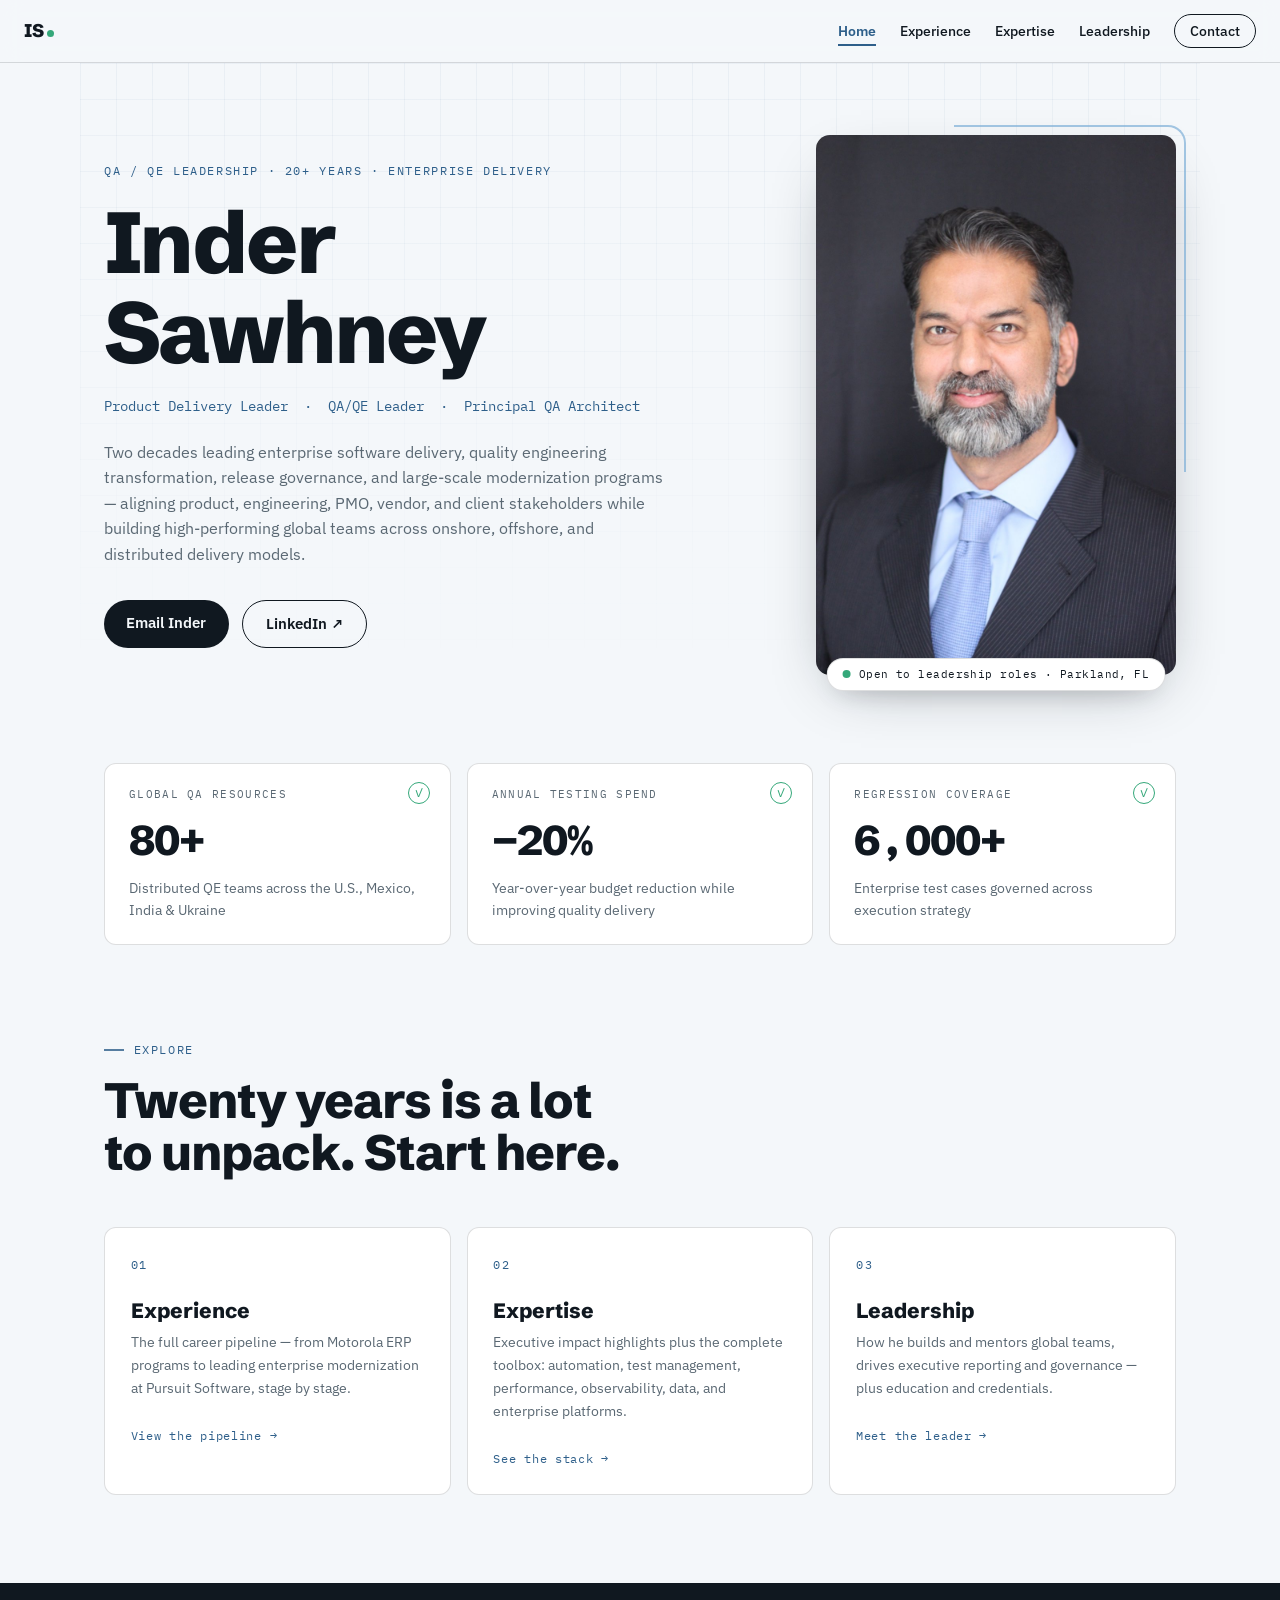
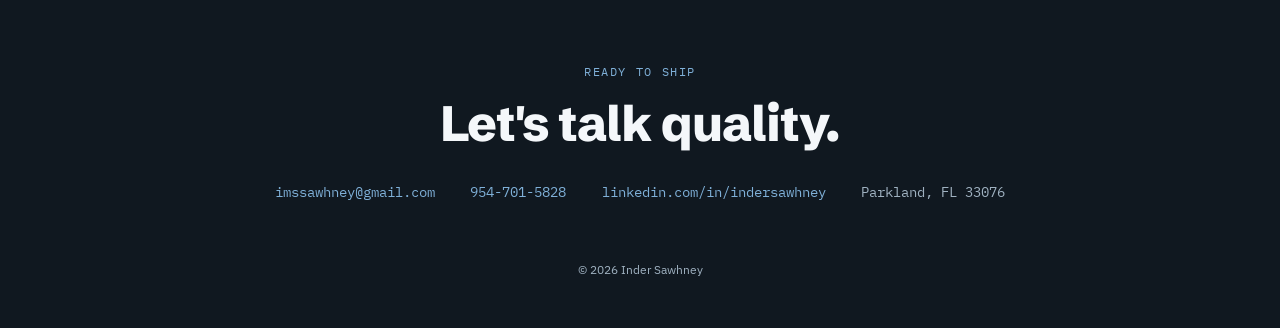
<file: index.html>
<!DOCTYPE html>
<html lang="en">
<head>
  <meta charset="UTF-8">
  <meta name="viewport" content="width=device-width, initial-scale=1.0">
  <title>Inder Sawhney — QA/QE &amp; Product Delivery Leader</title>
  <meta name="description" content="Inder Sawhney — QA/QE leader with 20+ years driving enterprise software delivery, quality engineering transformation, and large-scale modernization programs.">
  <link rel="preconnect" href="https://fonts.googleapis.com">
  <link rel="preconnect" href="https://fonts.gstatic.com" crossorigin>
  <link href="https://fonts.googleapis.com/css2?family=Schibsted+Grotesk:wght@500;700;800&family=IBM+Plex+Sans:wght@400;500;600&family=IBM+Plex+Mono:wght@400;500&display=swap" rel="stylesheet">
  <link rel="stylesheet" href="style.css">
</head>
<body>

  <header class="nav">
    <a class="nav-mark" href="index.html">IS<span class="nav-dot"></span></a>
    <nav class="nav-links" aria-label="Pages">
      <a href="index.html" class="active">Home</a>
      <a href="experience.html">Experience</a>
      <a href="expertise.html">Expertise</a>
      <a href="leadership.html">Leadership</a>
      <a href="#contact" class="nav-cta">Contact</a>
    </nav>
  </header>

  <main>

    <!-- ============ HERO ============ -->
    <section class="hero">
      <div class="hero-copy reveal">
        <p class="eyebrow">QA / QE LEADERSHIP · 20+ YEARS · ENTERPRISE DELIVERY</p>
        <h1>Inder<br>Sawhney</h1>
        <p class="hero-title">Product Delivery Leader &nbsp;·&nbsp; QA/QE Leader &nbsp;·&nbsp; Principal QA Architect</p>
        <p class="hero-summary">
          Two decades leading enterprise software delivery, quality engineering
          transformation, release governance, and large-scale modernization
          programs — aligning product, engineering, PMO, vendor, and client
          stakeholders while building high-performing global teams across
          onshore, offshore, and distributed delivery models.
        </p>
        <div class="hero-actions">
          <a class="btn btn-solid" href="mailto:imssawhney@gmail.com">Email Inder</a>
          <a class="btn btn-ghost" href="https://linkedin.com/in/indersawhney" target="_blank" rel="noopener">LinkedIn ↗</a>
        </div>
      </div>

      <figure class="hero-photo reveal">
        <img src="inder-headshot.jpg" alt="Headshot of Inder Sawhney in a dark suit and blue tie" width="900" height="1350">
        <figcaption class="photo-chip"><span class="status-dot"></span>Open to leadership roles · Parkland, FL</figcaption>
      </figure>
    </section>

    <!-- ============ READINESS DASHBOARD ============ -->
    <section class="dash reveal" aria-label="Career highlights">
      <div class="dash-tile">
        <p class="dash-label">GLOBAL QA RESOURCES</p>
        <p class="dash-value"><span class="count" data-target="80">0</span>+</p>
        <p class="dash-note">Distributed QE teams across the U.S., Mexico, India &amp; Ukraine</p>
      </div>
      <div class="dash-tile">
        <p class="dash-label">ANNUAL TESTING SPEND</p>
        <p class="dash-value">−<span class="count" data-target="20">0</span>%</p>
        <p class="dash-note">Year-over-year budget reduction while improving quality delivery</p>
      </div>
      <div class="dash-tile">
        <p class="dash-label">REGRESSION COVERAGE</p>
        <p class="dash-value"><span class="count" data-target="6000">0</span>+</p>
        <p class="dash-note">Enterprise test cases governed across execution strategy</p>
      </div>
    </section>

    <!-- ============ EXPLORE ============ -->
    <section class="section" id="explore">
      <div class="section-head reveal">
        <p class="eyebrow">EXPLORE</p>
        <h2>Twenty years is a lot<br>to unpack. Start here.</h2>
      </div>

      <div class="explore-grid">
        <a class="explore-card reveal" href="experience.html">
          <p class="explore-num">01</p>
          <h3>Experience</h3>
          <p>The full career pipeline — from Motorola ERP programs to leading enterprise modernization at Pursuit Software, stage by stage.</p>
          <span class="explore-go">View the pipeline →</span>
        </a>
        <a class="explore-card reveal" href="expertise.html">
          <p class="explore-num">02</p>
          <h3>Expertise</h3>
          <p>Executive impact highlights plus the complete toolbox: automation, test management, performance, observability, data, and enterprise platforms.</p>
          <span class="explore-go">See the stack →</span>
        </a>
        <a class="explore-card reveal" href="leadership.html">
          <p class="explore-num">03</p>
          <h3>Leadership</h3>
          <p>How he builds and mentors global teams, drives executive reporting and governance — plus education and credentials.</p>
          <span class="explore-go">Meet the leader →</span>
        </a>
      </div>
    </section>

    <!-- ============ CONTACT ============ -->
    <footer class="contact" id="contact">
      <div class="contact-inner reveal">
        <p class="eyebrow eyebrow-light">READY TO SHIP</p>
        <h2>Let's talk quality.</h2>
        <div class="contact-links">
          <a href="mailto:imssawhney@gmail.com">imssawhney@gmail.com</a>
          <a href="tel:+19547015828">954-701-5828</a>
          <a href="https://linkedin.com/in/indersawhney" target="_blank" rel="noopener">linkedin.com/in/indersawhney</a>
          <span>Parkland, FL 33076</span>
        </div>
        <p class="footnote">© <span id="year"></span> Inder Sawhney</p>
      </div>
    </footer>

  </main>

  <script src="script.js"></script>
</body>
</html>
</file>
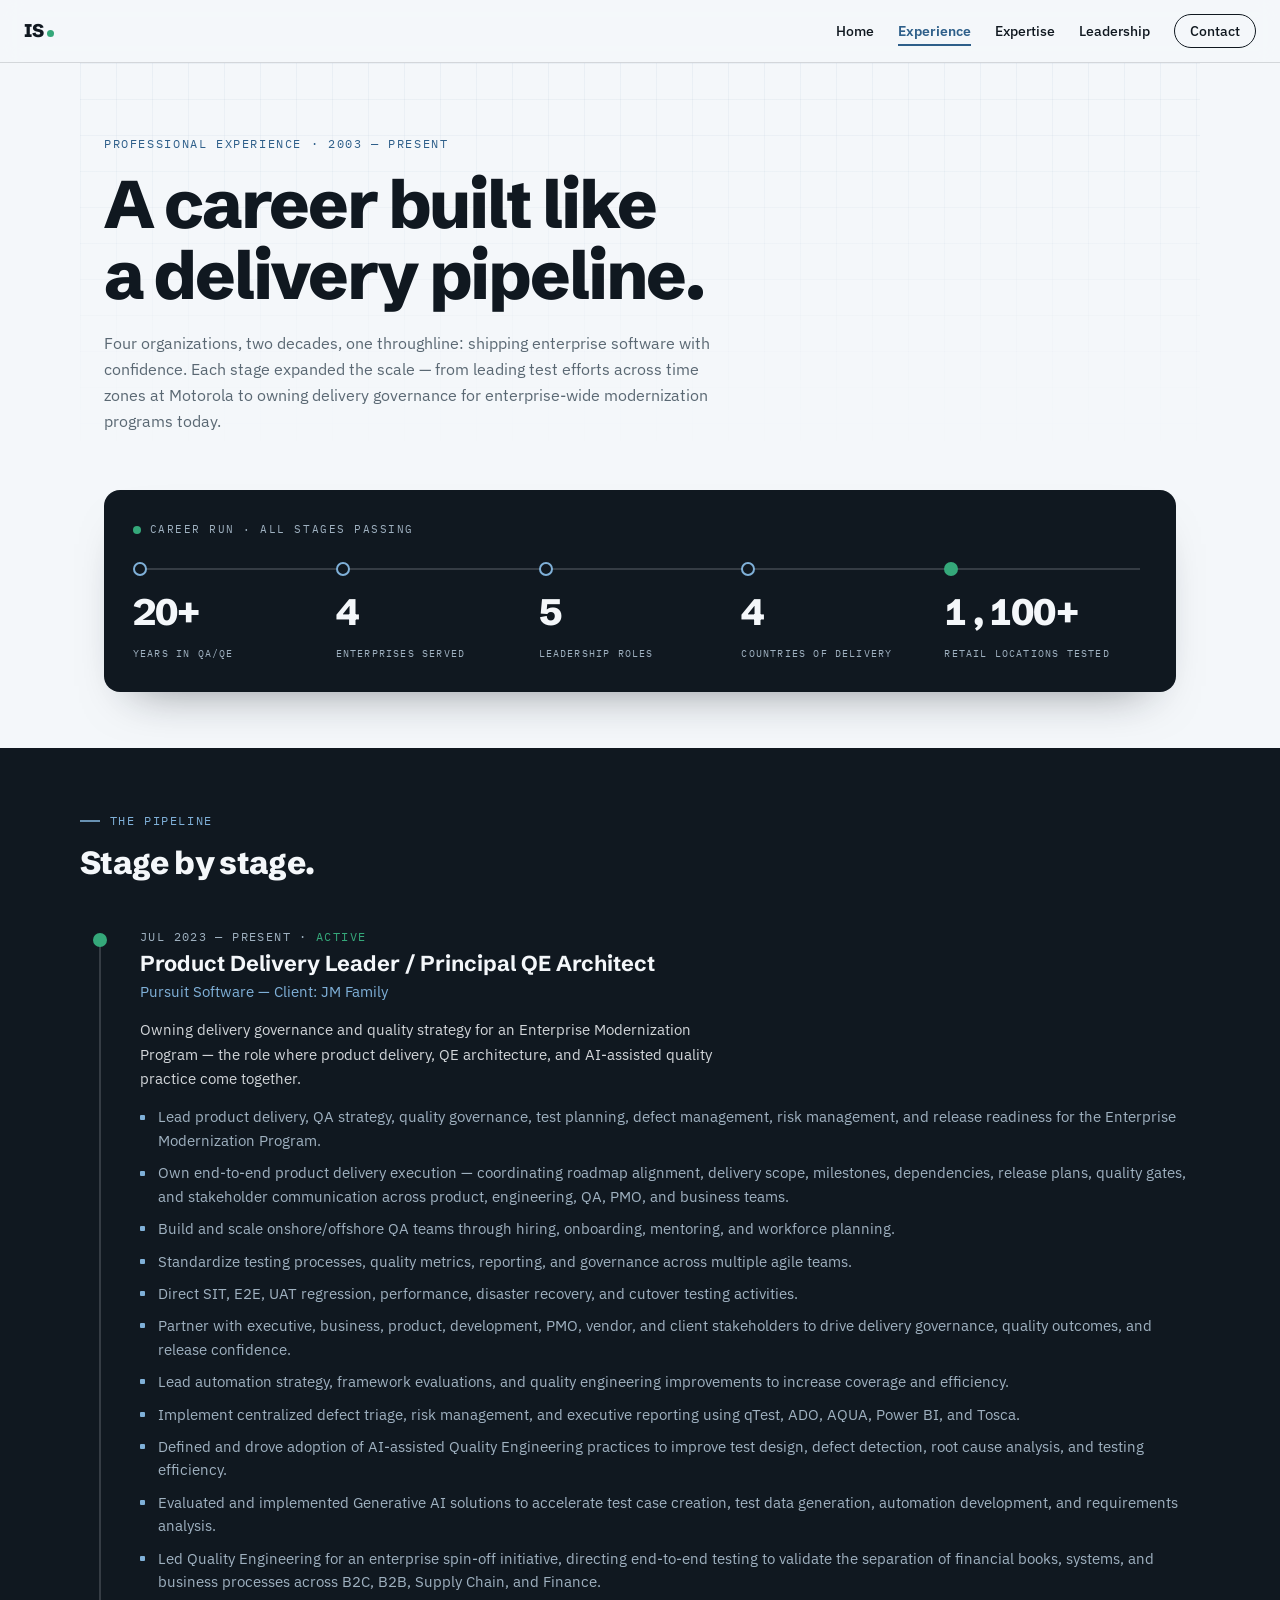
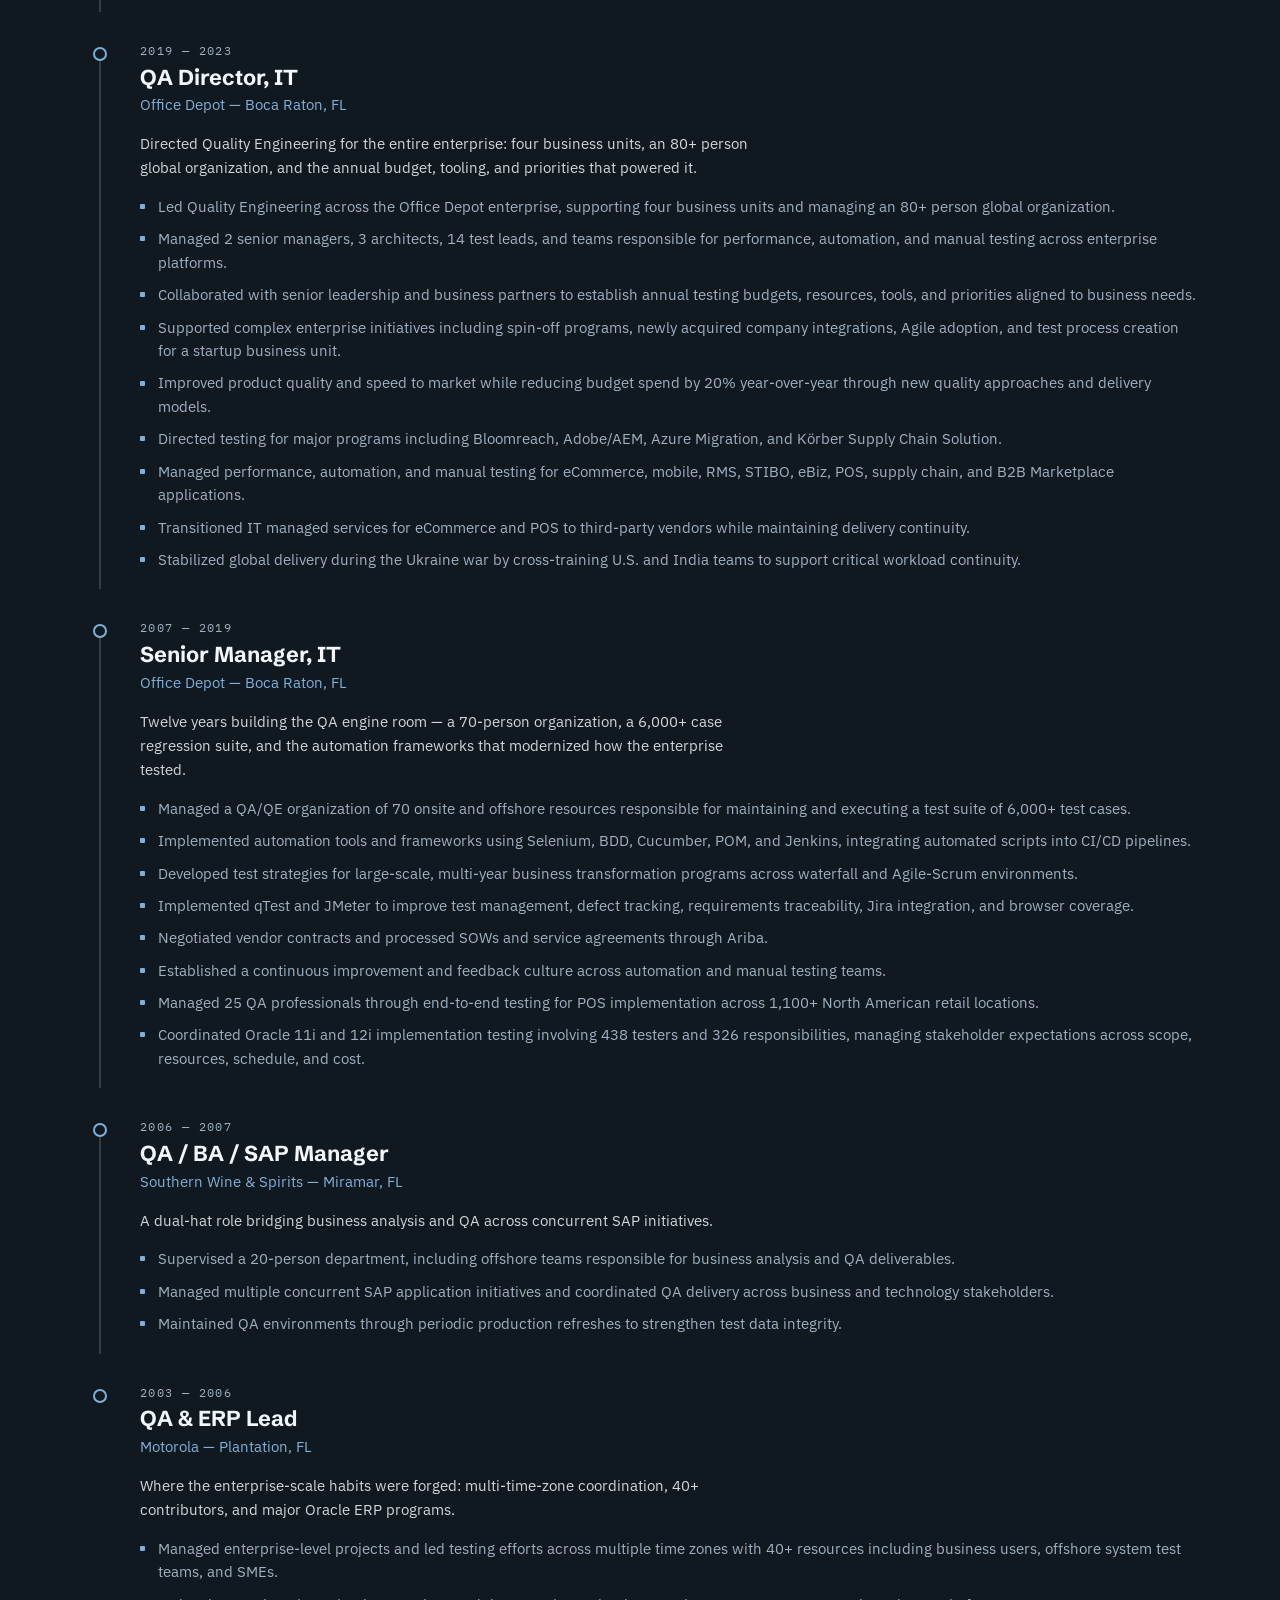
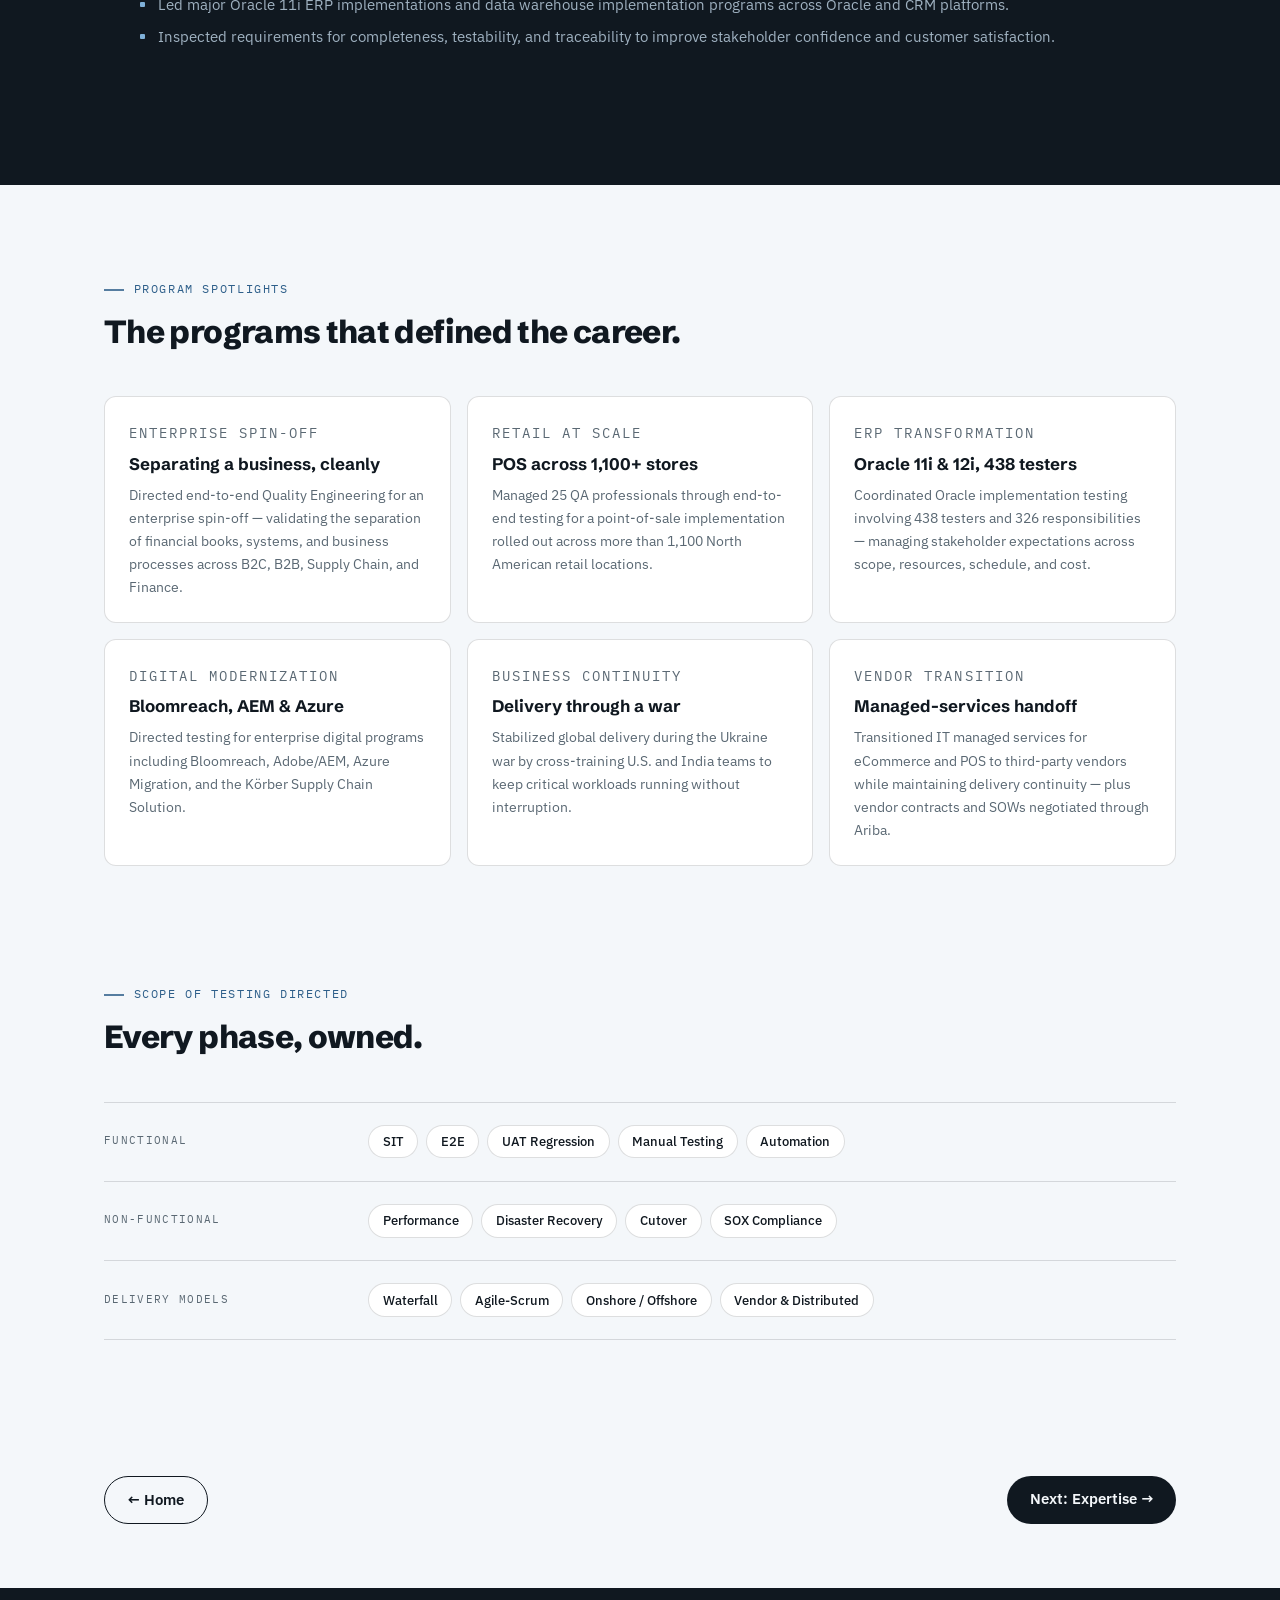
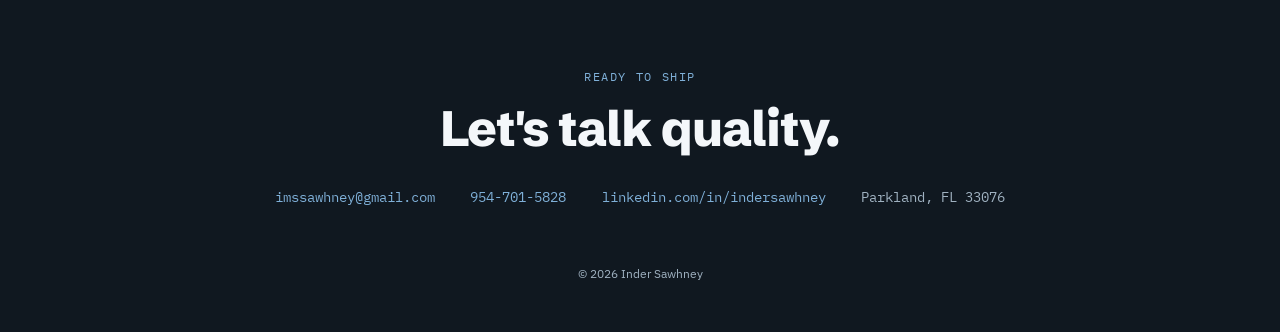
<file: experience.html>
<!DOCTYPE html>
<html lang="en">
<head>
  <meta charset="UTF-8">
  <meta name="viewport" content="width=device-width, initial-scale=1.0">
  <title>Experience — Inder Sawhney</title>
  <meta name="description" content="Professional experience of Inder Sawhney — Pursuit Software, Office Depot, Southern Wine & Spirits, and Motorola.">
  <link rel="preconnect" href="https://fonts.googleapis.com">
  <link rel="preconnect" href="https://fonts.gstatic.com" crossorigin>
  <link href="https://fonts.googleapis.com/css2?family=Schibsted+Grotesk:wght@500;700;800&family=IBM+Plex+Sans:wght@400;500;600&family=IBM+Plex+Mono:wght@400;500&display=swap" rel="stylesheet">
  <link rel="stylesheet" href="style.css">
</head>
<body>

  <header class="nav">
    <a class="nav-mark" href="index.html">IS<span class="nav-dot"></span></a>
    <nav class="nav-links" aria-label="Pages">
      <a href="index.html">Home</a>
      <a href="experience.html" class="active">Experience</a>
      <a href="expertise.html">Expertise</a>
      <a href="leadership.html">Leadership</a>
      <a href="#contact" class="nav-cta">Contact</a>
    </nav>
  </header>

  <main>

    <section class="page-hero reveal">
      <p class="eyebrow">PROFESSIONAL EXPERIENCE · 2003 — PRESENT</p>
      <h1>A career built like<br>a delivery pipeline.</h1>
      <p class="page-intro">
        Four organizations, two decades, one throughline: shipping enterprise
        software with confidence. Each stage expanded the scale — from leading
        test efforts across time zones at Motorola to owning delivery
        governance for enterprise-wide modernization programs today.
      </p>
    </section>

    <!-- career at a glance -->
    <section class="glance-wrap reveal" aria-label="Career at a glance">
      <div class="glance">
        <p class="glance-title"><span class="status-dot"></span>CAREER RUN · ALL STAGES PASSING</p>
        <div class="glance-track">
          <div class="glance-item">
            <span class="glance-node"></span>
            <p class="glance-value"><span class="count" data-target="20">0</span>+</p>
            <p class="glance-label">YEARS IN QA/QE</p>
          </div>
          <div class="glance-item">
            <span class="glance-node"></span>
            <p class="glance-value"><span class="count" data-target="4">0</span></p>
            <p class="glance-label">ENTERPRISES SERVED</p>
          </div>
          <div class="glance-item">
            <span class="glance-node"></span>
            <p class="glance-value"><span class="count" data-target="5">0</span></p>
            <p class="glance-label">LEADERSHIP ROLES</p>
          </div>
          <div class="glance-item">
            <span class="glance-node"></span>
            <p class="glance-value"><span class="count" data-target="4">0</span></p>
            <p class="glance-label">COUNTRIES OF DELIVERY</p>
          </div>
          <div class="glance-item">
            <span class="glance-node"></span>
            <p class="glance-value"><span class="count" data-target="1100">0</span>+</p>
            <p class="glance-label">RETAIL LOCATIONS TESTED</p>
          </div>
        </div>
      </div>
    </section>

    <!-- pipeline -->
    <section class="section section-dark section-flush">
      <div class="section-head reveal">
        <p class="eyebrow eyebrow-light">THE PIPELINE</p>
        <h2 class="h2-small">Stage by stage.</h2>
      </div>
      <div class="pipeline">

        <article class="stage reveal">
          <div class="stage-rail"><span class="node node-active"></span></div>
          <div class="stage-body">
            <p class="stage-meta">JUL 2023 — PRESENT · <span class="stage-live">ACTIVE</span></p>
            <h3>Product Delivery Leader / Principal QE Architect</h3>
            <p class="stage-org">Pursuit Software — Client: JM Family</p>
            <p class="stage-summary">Owning delivery governance and quality strategy for an Enterprise Modernization Program — the role where product delivery, QE architecture, and AI-assisted quality practice come together.</p>
            <ul>
              <li>Lead product delivery, QA strategy, quality governance, test planning, defect management, risk management, and release readiness for the Enterprise Modernization Program.</li>
              <li>Own end-to-end product delivery execution — coordinating roadmap alignment, delivery scope, milestones, dependencies, release plans, quality gates, and stakeholder communication across product, engineering, QA, PMO, and business teams.</li>
              <li>Build and scale onshore/offshore QA teams through hiring, onboarding, mentoring, and workforce planning.</li>
              <li>Standardize testing processes, quality metrics, reporting, and governance across multiple agile teams.</li>
              <li>Direct SIT, E2E, UAT regression, performance, disaster recovery, and cutover testing activities.</li>
              <li>Partner with executive, business, product, development, PMO, vendor, and client stakeholders to drive delivery governance, quality outcomes, and release confidence.</li>
              <li>Lead automation strategy, framework evaluations, and quality engineering improvements to increase coverage and efficiency.</li>
              <li>Implement centralized defect triage, risk management, and executive reporting using qTest, ADO, AQUA, Power BI, and Tosca.</li>
              <li>Defined and drove adoption of AI-assisted Quality Engineering practices to improve test design, defect detection, root cause analysis, and testing efficiency.</li>
              <li>Evaluated and implemented Generative AI solutions to accelerate test case creation, test data generation, automation development, and requirements analysis.</li>
              <li>Led Quality Engineering for an enterprise spin-off initiative, directing end-to-end testing to validate the separation of financial books, systems, and business processes across B2C, B2B, Supply Chain, and Finance.</li>
            </ul>
          </div>
        </article>

        <article class="stage reveal">
          <div class="stage-rail"><span class="node"></span></div>
          <div class="stage-body">
            <p class="stage-meta">2019 — 2023</p>
            <h3>QA Director, IT</h3>
            <p class="stage-org">Office Depot — Boca Raton, FL</p>
            <p class="stage-summary">Directed Quality Engineering for the entire enterprise: four business units, an 80+ person global organization, and the annual budget, tooling, and priorities that powered it.</p>
            <ul>
              <li>Led Quality Engineering across the Office Depot enterprise, supporting four business units and managing an 80+ person global organization.</li>
              <li>Managed 2 senior managers, 3 architects, 14 test leads, and teams responsible for performance, automation, and manual testing across enterprise platforms.</li>
              <li>Collaborated with senior leadership and business partners to establish annual testing budgets, resources, tools, and priorities aligned to business needs.</li>
              <li>Supported complex enterprise initiatives including spin-off programs, newly acquired company integrations, Agile adoption, and test process creation for a startup business unit.</li>
              <li>Improved product quality and speed to market while reducing budget spend by 20% year-over-year through new quality approaches and delivery models.</li>
              <li>Directed testing for major programs including Bloomreach, Adobe/AEM, Azure Migration, and Körber Supply Chain Solution.</li>
              <li>Managed performance, automation, and manual testing for eCommerce, mobile, RMS, STIBO, eBiz, POS, supply chain, and B2B Marketplace applications.</li>
              <li>Transitioned IT managed services for eCommerce and POS to third-party vendors while maintaining delivery continuity.</li>
              <li>Stabilized global delivery during the Ukraine war by cross-training U.S. and India teams to support critical workload continuity.</li>
            </ul>
          </div>
        </article>

        <article class="stage reveal">
          <div class="stage-rail"><span class="node"></span></div>
          <div class="stage-body">
            <p class="stage-meta">2007 — 2019</p>
            <h3>Senior Manager, IT</h3>
            <p class="stage-org">Office Depot — Boca Raton, FL</p>
            <p class="stage-summary">Twelve years building the QA engine room — a 70-person organization, a 6,000+ case regression suite, and the automation frameworks that modernized how the enterprise tested.</p>
            <ul>
              <li>Managed a QA/QE organization of 70 onsite and offshore resources responsible for maintaining and executing a test suite of 6,000+ test cases.</li>
              <li>Implemented automation tools and frameworks using Selenium, BDD, Cucumber, POM, and Jenkins, integrating automated scripts into CI/CD pipelines.</li>
              <li>Developed test strategies for large-scale, multi-year business transformation programs across waterfall and Agile-Scrum environments.</li>
              <li>Implemented qTest and JMeter to improve test management, defect tracking, requirements traceability, Jira integration, and browser coverage.</li>
              <li>Negotiated vendor contracts and processed SOWs and service agreements through Ariba.</li>
              <li>Established a continuous improvement and feedback culture across automation and manual testing teams.</li>
              <li>Managed 25 QA professionals through end-to-end testing for POS implementation across 1,100+ North American retail locations.</li>
              <li>Coordinated Oracle 11i and 12i implementation testing involving 438 testers and 326 responsibilities, managing stakeholder expectations across scope, resources, schedule, and cost.</li>
            </ul>
          </div>
        </article>

        <article class="stage reveal">
          <div class="stage-rail"><span class="node"></span></div>
          <div class="stage-body">
            <p class="stage-meta">2006 — 2007</p>
            <h3>QA / BA / SAP Manager</h3>
            <p class="stage-org">Southern Wine &amp; Spirits — Miramar, FL</p>
            <p class="stage-summary">A dual-hat role bridging business analysis and QA across concurrent SAP initiatives.</p>
            <ul>
              <li>Supervised a 20-person department, including offshore teams responsible for business analysis and QA deliverables.</li>
              <li>Managed multiple concurrent SAP application initiatives and coordinated QA delivery across business and technology stakeholders.</li>
              <li>Maintained QA environments through periodic production refreshes to strengthen test data integrity.</li>
            </ul>
          </div>
        </article>

        <article class="stage reveal">
          <div class="stage-rail"><span class="node node-last"></span></div>
          <div class="stage-body">
            <p class="stage-meta">2003 — 2006</p>
            <h3>QA &amp; ERP Lead</h3>
            <p class="stage-org">Motorola — Plantation, FL</p>
            <p class="stage-summary">Where the enterprise-scale habits were forged: multi-time-zone coordination, 40+ contributors, and major Oracle ERP programs.</p>
            <ul>
              <li>Managed enterprise-level projects and led testing efforts across multiple time zones with 40+ resources including business users, offshore system test teams, and SMEs.</li>
              <li>Led major Oracle 11i ERP implementations and data warehouse implementation programs across Oracle and CRM platforms.</li>
              <li>Inspected requirements for completeness, testability, and traceability to improve stakeholder confidence and customer satisfaction.</li>
            </ul>
          </div>
        </article>

      </div>
    </section>

    <!-- program spotlights -->
    <section class="section">
      <div class="section-head reveal">
        <p class="eyebrow">PROGRAM SPOTLIGHTS</p>
        <h2 class="h2-small">The programs that defined the career.</h2>
      </div>
      <div class="gate-grid">
        <article class="gate gate-plain reveal">
          <p class="gate-tag">ENTERPRISE SPIN-OFF</p>
          <h3>Separating a business, cleanly</h3>
          <p>Directed end-to-end Quality Engineering for an enterprise spin-off — validating the separation of financial books, systems, and business processes across B2C, B2B, Supply Chain, and Finance.</p>
        </article>
        <article class="gate gate-plain reveal">
          <p class="gate-tag">RETAIL AT SCALE</p>
          <h3>POS across 1,100+ stores</h3>
          <p>Managed 25 QA professionals through end-to-end testing for a point-of-sale implementation rolled out across more than 1,100 North American retail locations.</p>
        </article>
        <article class="gate gate-plain reveal">
          <p class="gate-tag">ERP TRANSFORMATION</p>
          <h3>Oracle 11i &amp; 12i, 438 testers</h3>
          <p>Coordinated Oracle implementation testing involving 438 testers and 326 responsibilities — managing stakeholder expectations across scope, resources, schedule, and cost.</p>
        </article>
        <article class="gate gate-plain reveal">
          <p class="gate-tag">DIGITAL MODERNIZATION</p>
          <h3>Bloomreach, AEM &amp; Azure</h3>
          <p>Directed testing for enterprise digital programs including Bloomreach, Adobe/AEM, Azure Migration, and the Körber Supply Chain Solution.</p>
        </article>
        <article class="gate gate-plain reveal">
          <p class="gate-tag">BUSINESS CONTINUITY</p>
          <h3>Delivery through a war</h3>
          <p>Stabilized global delivery during the Ukraine war by cross-training U.S. and India teams to keep critical workloads running without interruption.</p>
        </article>
        <article class="gate gate-plain reveal">
          <p class="gate-tag">VENDOR TRANSITION</p>
          <h3>Managed-services handoff</h3>
          <p>Transitioned IT managed services for eCommerce and POS to third-party vendors while maintaining delivery continuity — plus vendor contracts and SOWs negotiated through Ariba.</p>
        </article>
      </div>
    </section>

    <!-- testing disciplines -->
    <section class="section section-tight">
      <div class="section-head reveal">
        <p class="eyebrow">SCOPE OF TESTING DIRECTED</p>
        <h2 class="h2-small">Every phase, owned.</h2>
      </div>
      <div class="skills reveal">
        <div class="skill-row">
          <p class="skill-label">FUNCTIONAL</p>
          <p class="skill-chips"><span>SIT</span><span>E2E</span><span>UAT Regression</span><span>Manual Testing</span><span>Automation</span></p>
        </div>
        <div class="skill-row">
          <p class="skill-label">NON-FUNCTIONAL</p>
          <p class="skill-chips"><span>Performance</span><span>Disaster Recovery</span><span>Cutover</span><span>SOX Compliance</span></p>
        </div>
        <div class="skill-row">
          <p class="skill-label">DELIVERY MODELS</p>
          <p class="skill-chips"><span>Waterfall</span><span>Agile-Scrum</span><span>Onshore / Offshore</span><span>Vendor &amp; Distributed</span></p>
        </div>
      </div>
    </section>

    <section class="section pager reveal">
      <a class="btn btn-ghost" href="index.html">← Home</a>
      <a class="btn btn-solid" href="expertise.html">Next: Expertise →</a>
    </section>

    <footer class="contact" id="contact">
      <div class="contact-inner reveal">
        <p class="eyebrow eyebrow-light">READY TO SHIP</p>
        <h2>Let's talk quality.</h2>
        <div class="contact-links">
          <a href="mailto:imssawhney@gmail.com">imssawhney@gmail.com</a>
          <a href="tel:+19547015828">954-701-5828</a>
          <a href="https://linkedin.com/in/indersawhney" target="_blank" rel="noopener">linkedin.com/in/indersawhney</a>
          <span>Parkland, FL 33076</span>
        </div>
        <p class="footnote">© <span id="year"></span> Inder Sawhney</p>
      </div>
    </footer>

  </main>

  <script src="script.js"></script>
</body>
</html>
</file>
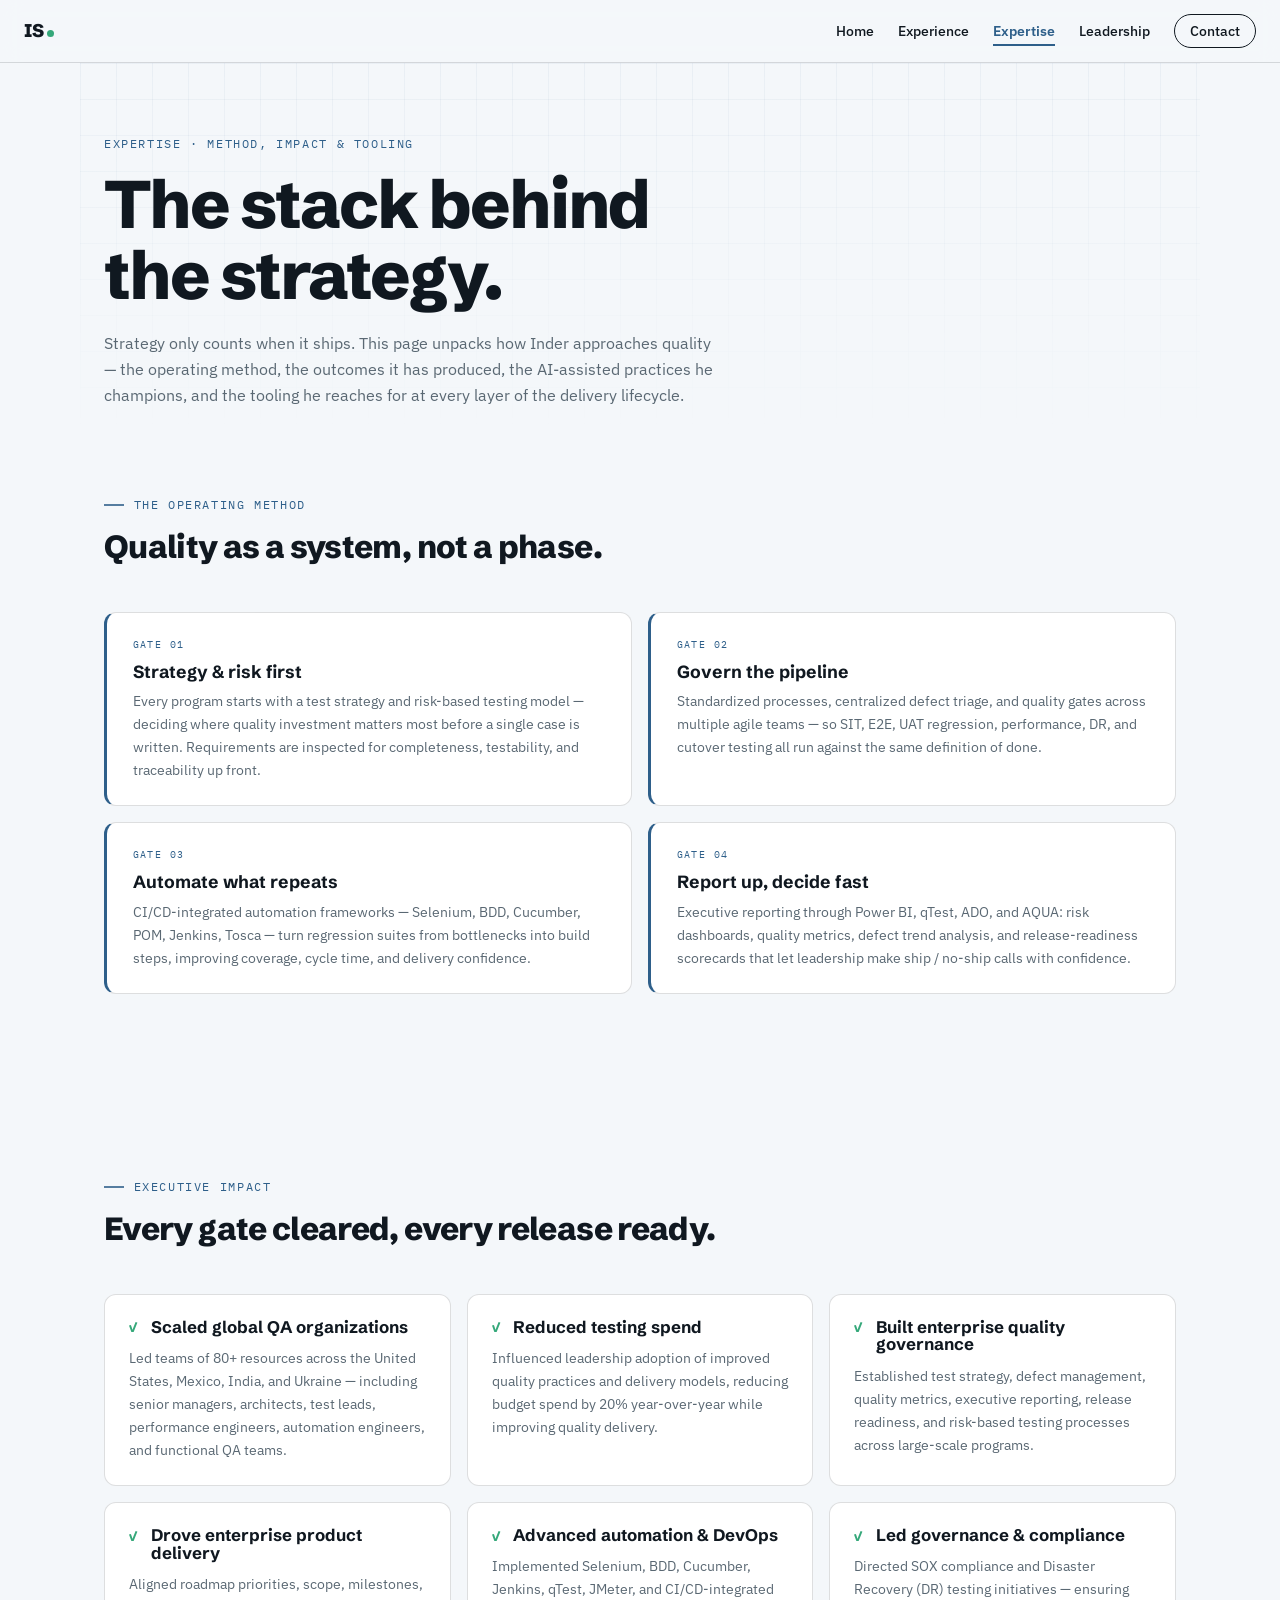
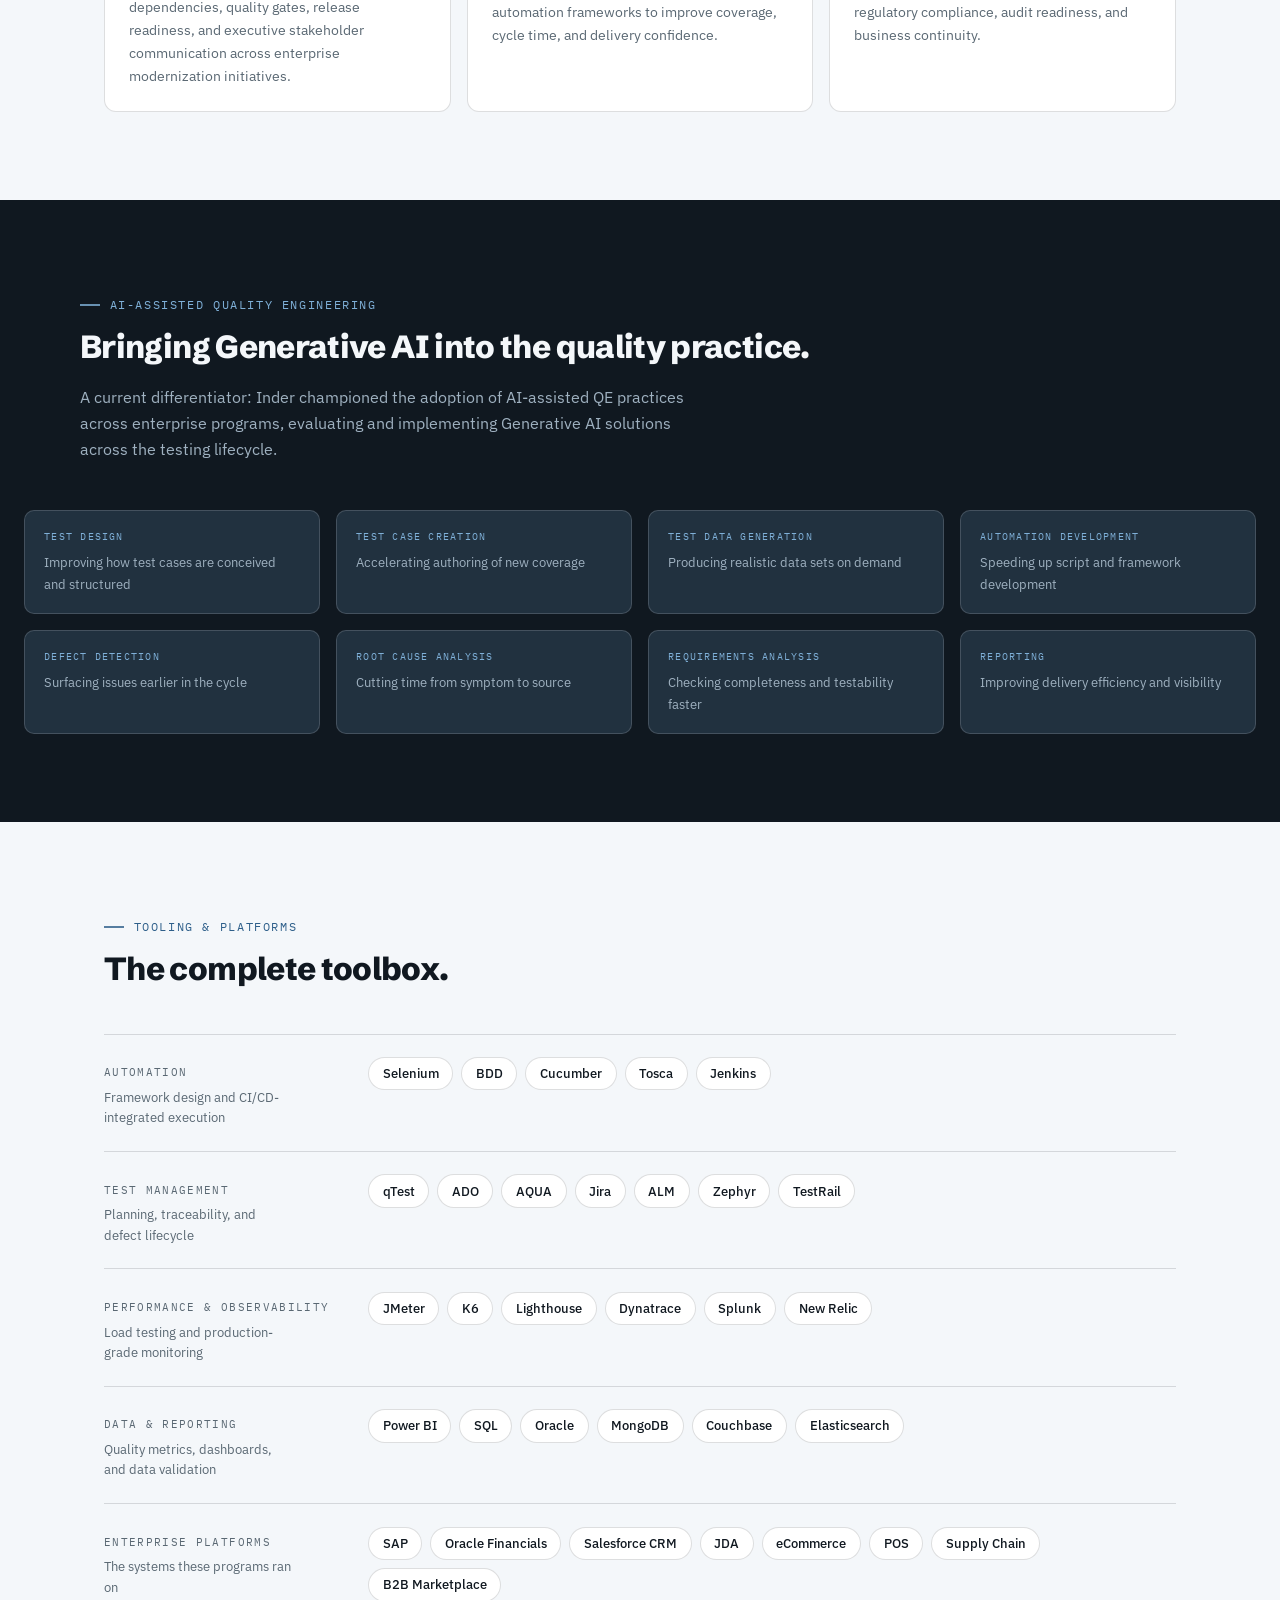
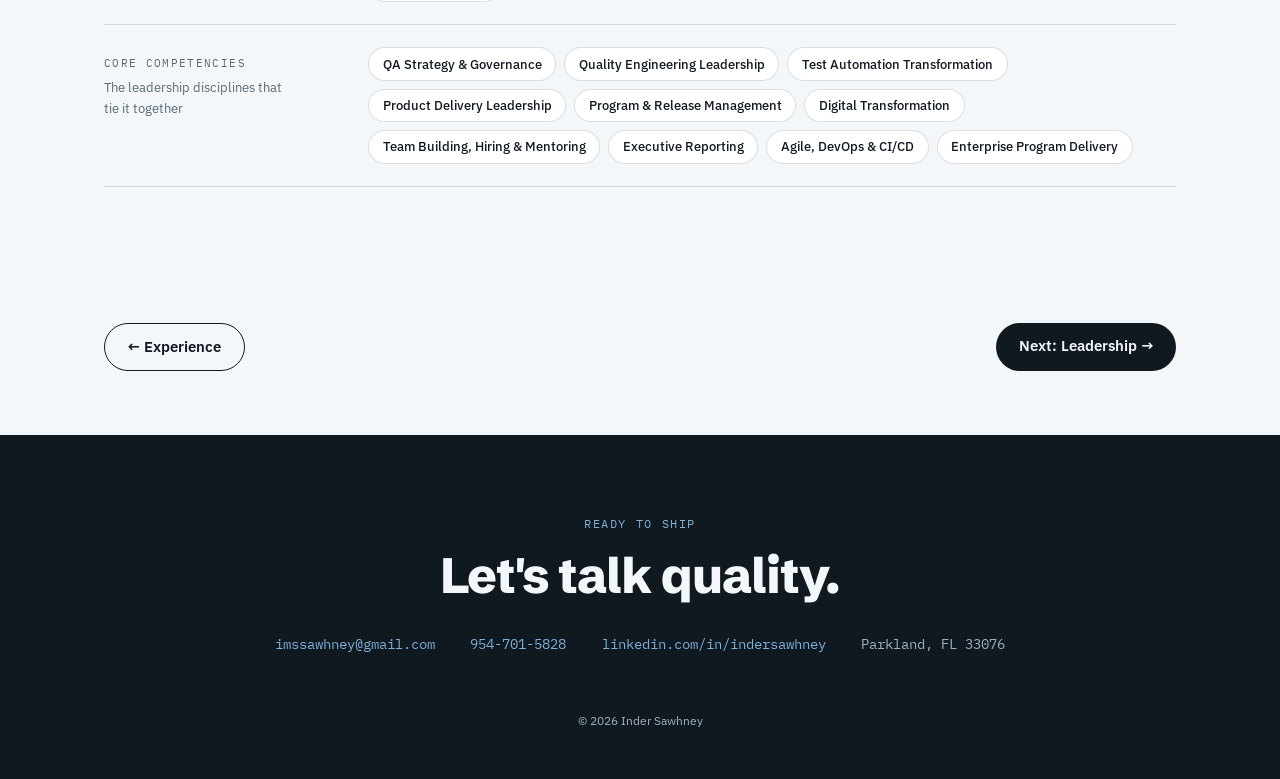
<file: expertise .html>
<!DOCTYPE html>
<html lang="en">
<head>
  <meta charset="UTF-8">
  <meta name="viewport" content="width=device-width, initial-scale=1.0">
  <title>Expertise — Inder Sawhney</title>
  <meta name="description" content="Executive impact and technical expertise of Inder Sawhney — automation, test management, performance, observability, data, AI-assisted Quality Engineering, and enterprise platforms.">
  <link rel="preconnect" href="https://fonts.googleapis.com">
  <link rel="preconnect" href="https://fonts.gstatic.com" crossorigin>
  <link href="https://fonts.googleapis.com/css2?family=Schibsted+Grotesk:wght@500;700;800&family=IBM+Plex+Sans:wght@400;500;600&family=IBM+Plex+Mono:wght@400;500&display=swap" rel="stylesheet">
  <link rel="stylesheet" href="style.css">
</head>
<body>

  <header class="nav">
    <a class="nav-mark" href="index.html">IS<span class="nav-dot"></span></a>
    <nav class="nav-links" aria-label="Pages">
      <a href="index.html">Home</a>
      <a href="experience.html">Experience</a>
      <a href="expertise.html" class="active">Expertise</a>
      <a href="leadership.html">Leadership</a>
      <a href="#contact" class="nav-cta">Contact</a>
    </nav>
  </header>

  <main>

    <section class="page-hero reveal">
      <p class="eyebrow">EXPERTISE · METHOD, IMPACT &amp; TOOLING</p>
      <h1>The stack behind<br>the strategy.</h1>
      <p class="page-intro">
        Strategy only counts when it ships. This page unpacks how Inder
        approaches quality — the operating method, the outcomes it has
        produced, the AI-assisted practices he champions, and the tooling
        he reaches for at every layer of the delivery lifecycle.
      </p>
    </section>

    <!-- operating method -->
    <section class="section section-tight">
      <div class="section-head reveal">
        <p class="eyebrow">THE OPERATING METHOD</p>
        <h2 class="h2-small">Quality as a system, not a phase.</h2>
      </div>
      <div class="method-grid">
        <article class="method reveal">
          <p class="method-step">GATE 01</p>
          <h3>Strategy &amp; risk first</h3>
          <p>Every program starts with a test strategy and risk-based testing model — deciding where quality investment matters most before a single case is written. Requirements are inspected for completeness, testability, and traceability up front.</p>
        </article>
        <article class="method reveal">
          <p class="method-step">GATE 02</p>
          <h3>Govern the pipeline</h3>
          <p>Standardized processes, centralized defect triage, and quality gates across multiple agile teams — so SIT, E2E, UAT regression, performance, DR, and cutover testing all run against the same definition of done.</p>
        </article>
        <article class="method reveal">
          <p class="method-step">GATE 03</p>
          <h3>Automate what repeats</h3>
          <p>CI/CD-integrated automation frameworks — Selenium, BDD, Cucumber, POM, Jenkins, Tosca — turn regression suites from bottlenecks into build steps, improving coverage, cycle time, and delivery confidence.</p>
        </article>
        <article class="method reveal">
          <p class="method-step">GATE 04</p>
          <h3>Report up, decide fast</h3>
          <p>Executive reporting through Power BI, qTest, ADO, and AQUA: risk dashboards, quality metrics, defect trend analysis, and release-readiness scorecards that let leadership make ship / no-ship calls with confidence.</p>
        </article>
      </div>
    </section>

    <!-- impact -->
    <section class="section">
      <div class="section-head reveal">
        <p class="eyebrow">EXECUTIVE IMPACT</p>
        <h2 class="h2-small">Every gate cleared, every release ready.</h2>
      </div>
      <div class="gate-grid">
        <article class="gate reveal">
          <h3>Scaled global QA organizations</h3>
          <p>Led teams of 80+ resources across the United States, Mexico, India, and Ukraine — including senior managers, architects, test leads, performance engineers, automation engineers, and functional QA teams.</p>
        </article>
        <article class="gate reveal">
          <h3>Reduced testing spend</h3>
          <p>Influenced leadership adoption of improved quality practices and delivery models, reducing budget spend by 20% year-over-year while improving quality delivery.</p>
        </article>
        <article class="gate reveal">
          <h3>Built enterprise quality governance</h3>
          <p>Established test strategy, defect management, quality metrics, executive reporting, release readiness, and risk-based testing processes across large-scale programs.</p>
        </article>
        <article class="gate reveal">
          <h3>Drove enterprise product delivery</h3>
          <p>Aligned roadmap priorities, scope, milestones, dependencies, quality gates, release readiness, and executive stakeholder communication across enterprise modernization initiatives.</p>
        </article>
        <article class="gate reveal">
          <h3>Advanced automation &amp; DevOps</h3>
          <p>Implemented Selenium, BDD, Cucumber, Jenkins, qTest, JMeter, and CI/CD-integrated automation frameworks to improve coverage, cycle time, and delivery confidence.</p>
        </article>
        <article class="gate reveal">
          <h3>Led governance &amp; compliance</h3>
          <p>Directed SOX compliance and Disaster Recovery (DR) testing initiatives — ensuring regulatory compliance, audit readiness, and business continuity.</p>
        </article>
      </div>
    </section>

    <!-- AI-assisted QE -->
    <section class="section section-dark">
      <div class="section-head reveal">
        <p class="eyebrow eyebrow-light">AI-ASSISTED QUALITY ENGINEERING</p>
        <h2 class="h2-small">Bringing Generative AI into the quality practice.</h2>
        <p class="page-intro intro-light">
          A current differentiator: Inder championed the adoption of
          AI-assisted QE practices across enterprise programs, evaluating and
          implementing Generative AI solutions across the testing lifecycle.
        </p>
      </div>
      <div class="ai-grid reveal">
        <div class="ai-item"><p class="ai-label">TEST DESIGN</p><p>Improving how test cases are conceived and structured</p></div>
        <div class="ai-item"><p class="ai-label">TEST CASE CREATION</p><p>Accelerating authoring of new coverage</p></div>
        <div class="ai-item"><p class="ai-label">TEST DATA GENERATION</p><p>Producing realistic data sets on demand</p></div>
        <div class="ai-item"><p class="ai-label">AUTOMATION DEVELOPMENT</p><p>Speeding up script and framework development</p></div>
        <div class="ai-item"><p class="ai-label">DEFECT DETECTION</p><p>Surfacing issues earlier in the cycle</p></div>
        <div class="ai-item"><p class="ai-label">ROOT CAUSE ANALYSIS</p><p>Cutting time from symptom to source</p></div>
        <div class="ai-item"><p class="ai-label">REQUIREMENTS ANALYSIS</p><p>Checking completeness and testability faster</p></div>
        <div class="ai-item"><p class="ai-label">REPORTING</p><p>Improving delivery efficiency and visibility</p></div>
      </div>
    </section>

    <!-- tooling matrix -->
    <section class="section">
      <div class="section-head reveal">
        <p class="eyebrow">TOOLING &amp; PLATFORMS</p>
        <h2 class="h2-small">The complete toolbox.</h2>
      </div>

      <div class="skills reveal">
        <div class="skill-row">
          <div>
            <p class="skill-label">AUTOMATION</p>
            <p class="skill-desc">Framework design and CI/CD-integrated execution</p>
          </div>
          <p class="skill-chips"><span>Selenium</span><span>BDD</span><span>Cucumber</span><span>Tosca</span><span>Jenkins</span></p>
        </div>
        <div class="skill-row">
          <div>
            <p class="skill-label">TEST MANAGEMENT</p>
            <p class="skill-desc">Planning, traceability, and defect lifecycle</p>
          </div>
          <p class="skill-chips"><span>qTest</span><span>ADO</span><span>AQUA</span><span>Jira</span><span>ALM</span><span>Zephyr</span><span>TestRail</span></p>
        </div>
        <div class="skill-row">
          <div>
            <p class="skill-label">PERFORMANCE &amp; OBSERVABILITY</p>
            <p class="skill-desc">Load testing and production-grade monitoring</p>
          </div>
          <p class="skill-chips"><span>JMeter</span><span>K6</span><span>Lighthouse</span><span>Dynatrace</span><span>Splunk</span><span>New Relic</span></p>
        </div>
        <div class="skill-row">
          <div>
            <p class="skill-label">DATA &amp; REPORTING</p>
            <p class="skill-desc">Quality metrics, dashboards, and data validation</p>
          </div>
          <p class="skill-chips"><span>Power BI</span><span>SQL</span><span>Oracle</span><span>MongoDB</span><span>Couchbase</span><span>Elasticsearch</span></p>
        </div>
        <div class="skill-row">
          <div>
            <p class="skill-label">ENTERPRISE PLATFORMS</p>
            <p class="skill-desc">The systems these programs ran on</p>
          </div>
          <p class="skill-chips"><span>SAP</span><span>Oracle Financials</span><span>Salesforce CRM</span><span>JDA</span><span>eCommerce</span><span>POS</span><span>Supply Chain</span><span>B2B Marketplace</span></p>
        </div>
        <div class="skill-row">
          <div>
            <p class="skill-label">CORE COMPETENCIES</p>
            <p class="skill-desc">The leadership disciplines that tie it together</p>
          </div>
          <p class="skill-chips"><span>QA Strategy &amp; Governance</span><span>Quality Engineering Leadership</span><span>Test Automation Transformation</span><span>Product Delivery Leadership</span><span>Program &amp; Release Management</span><span>Digital Transformation</span><span>Team Building, Hiring &amp; Mentoring</span><span>Executive Reporting</span><span>Agile, DevOps &amp; CI/CD</span><span>Enterprise Program Delivery</span></p>
        </div>
      </div>
    </section>

    <section class="section pager reveal">
      <a class="btn btn-ghost" href="experience.html">← Experience</a>
      <a class="btn btn-solid" href="leadership.html">Next: Leadership →</a>
    </section>

    <footer class="contact" id="contact">
      <div class="contact-inner reveal">
        <p class="eyebrow eyebrow-light">READY TO SHIP</p>
        <h2>Let's talk quality.</h2>
        <div class="contact-links">
          <a href="mailto:imssawhney@gmail.com">imssawhney@gmail.com</a>
          <a href="tel:+19547015828">954-701-5828</a>
          <a href="https://linkedin.com/in/indersawhney" target="_blank" rel="noopener">linkedin.com/in/indersawhney</a>
          <span>Parkland, FL 33076</span>
        </div>
        <p class="footnote">© <span id="year"></span> Inder Sawhney</p>
      </div>
    </footer>

  </main>

  <script src="script.js"></script>
</body>
</html>
</file>
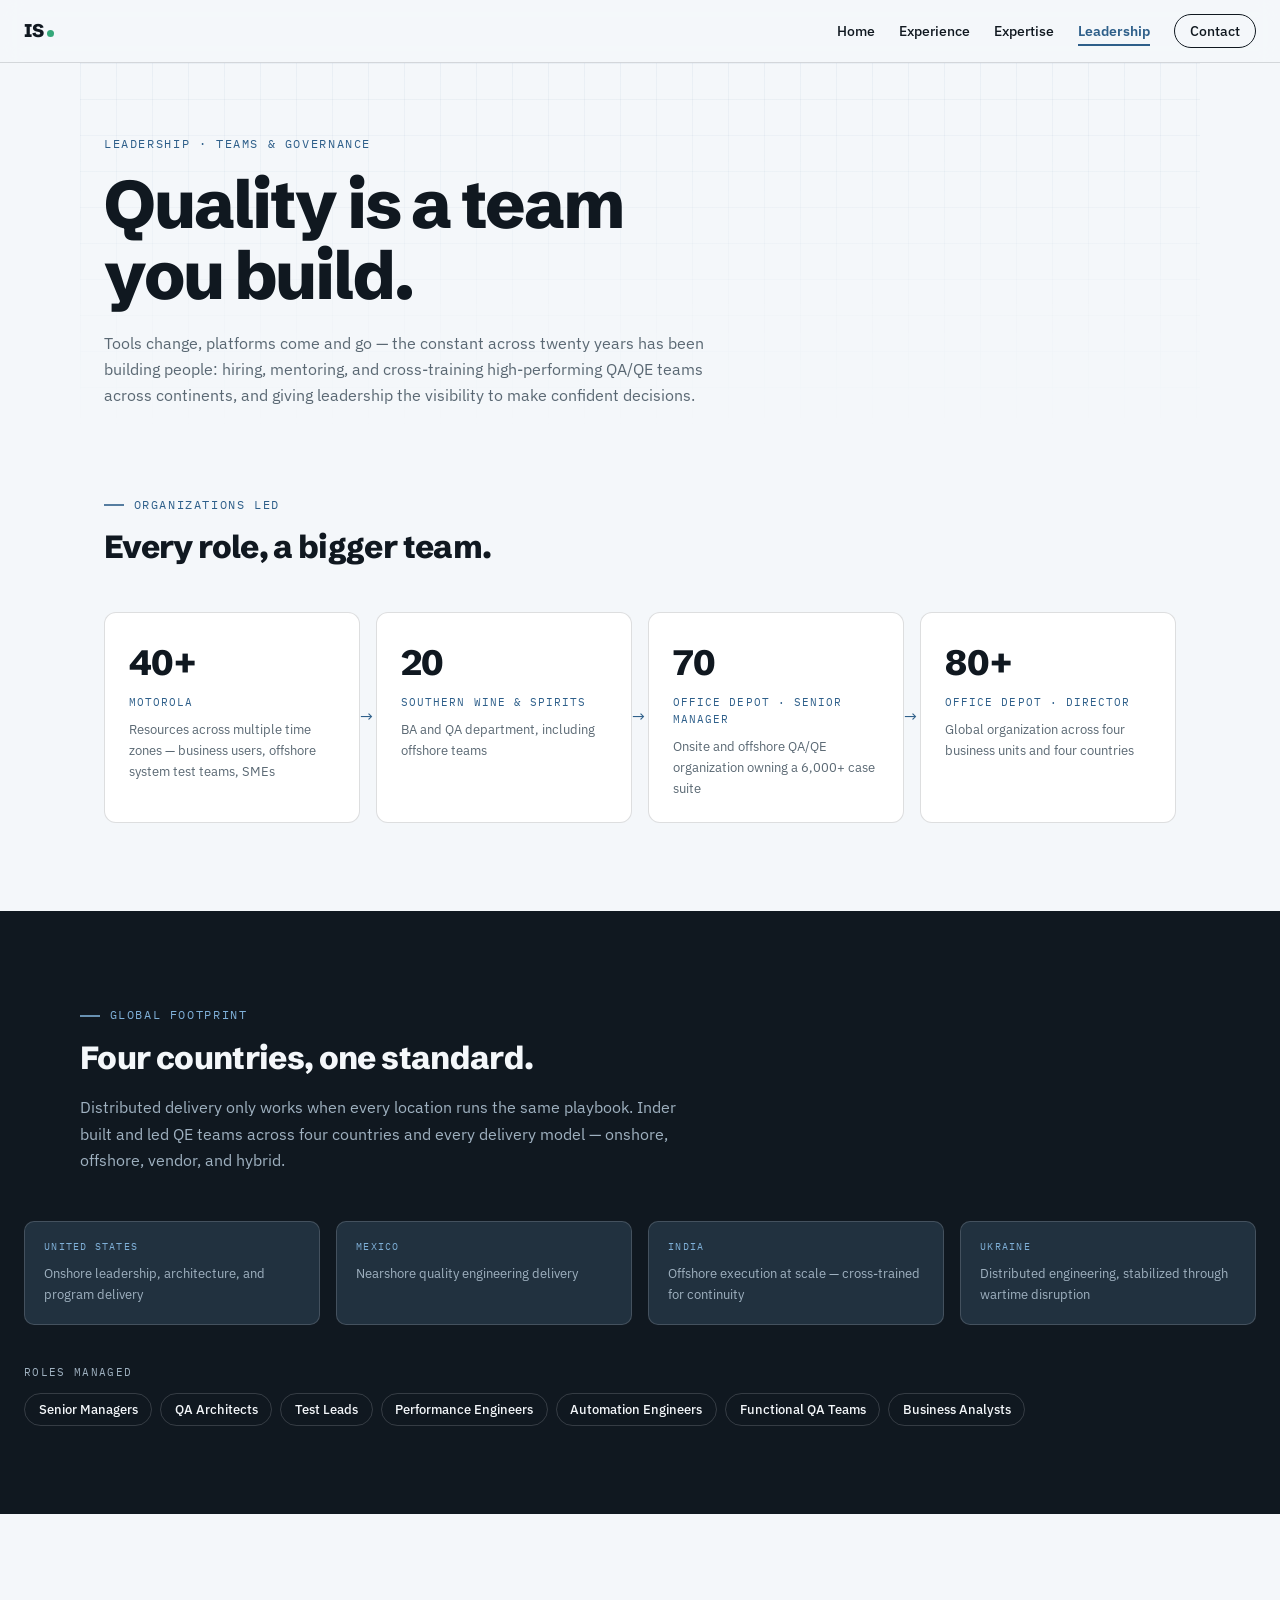
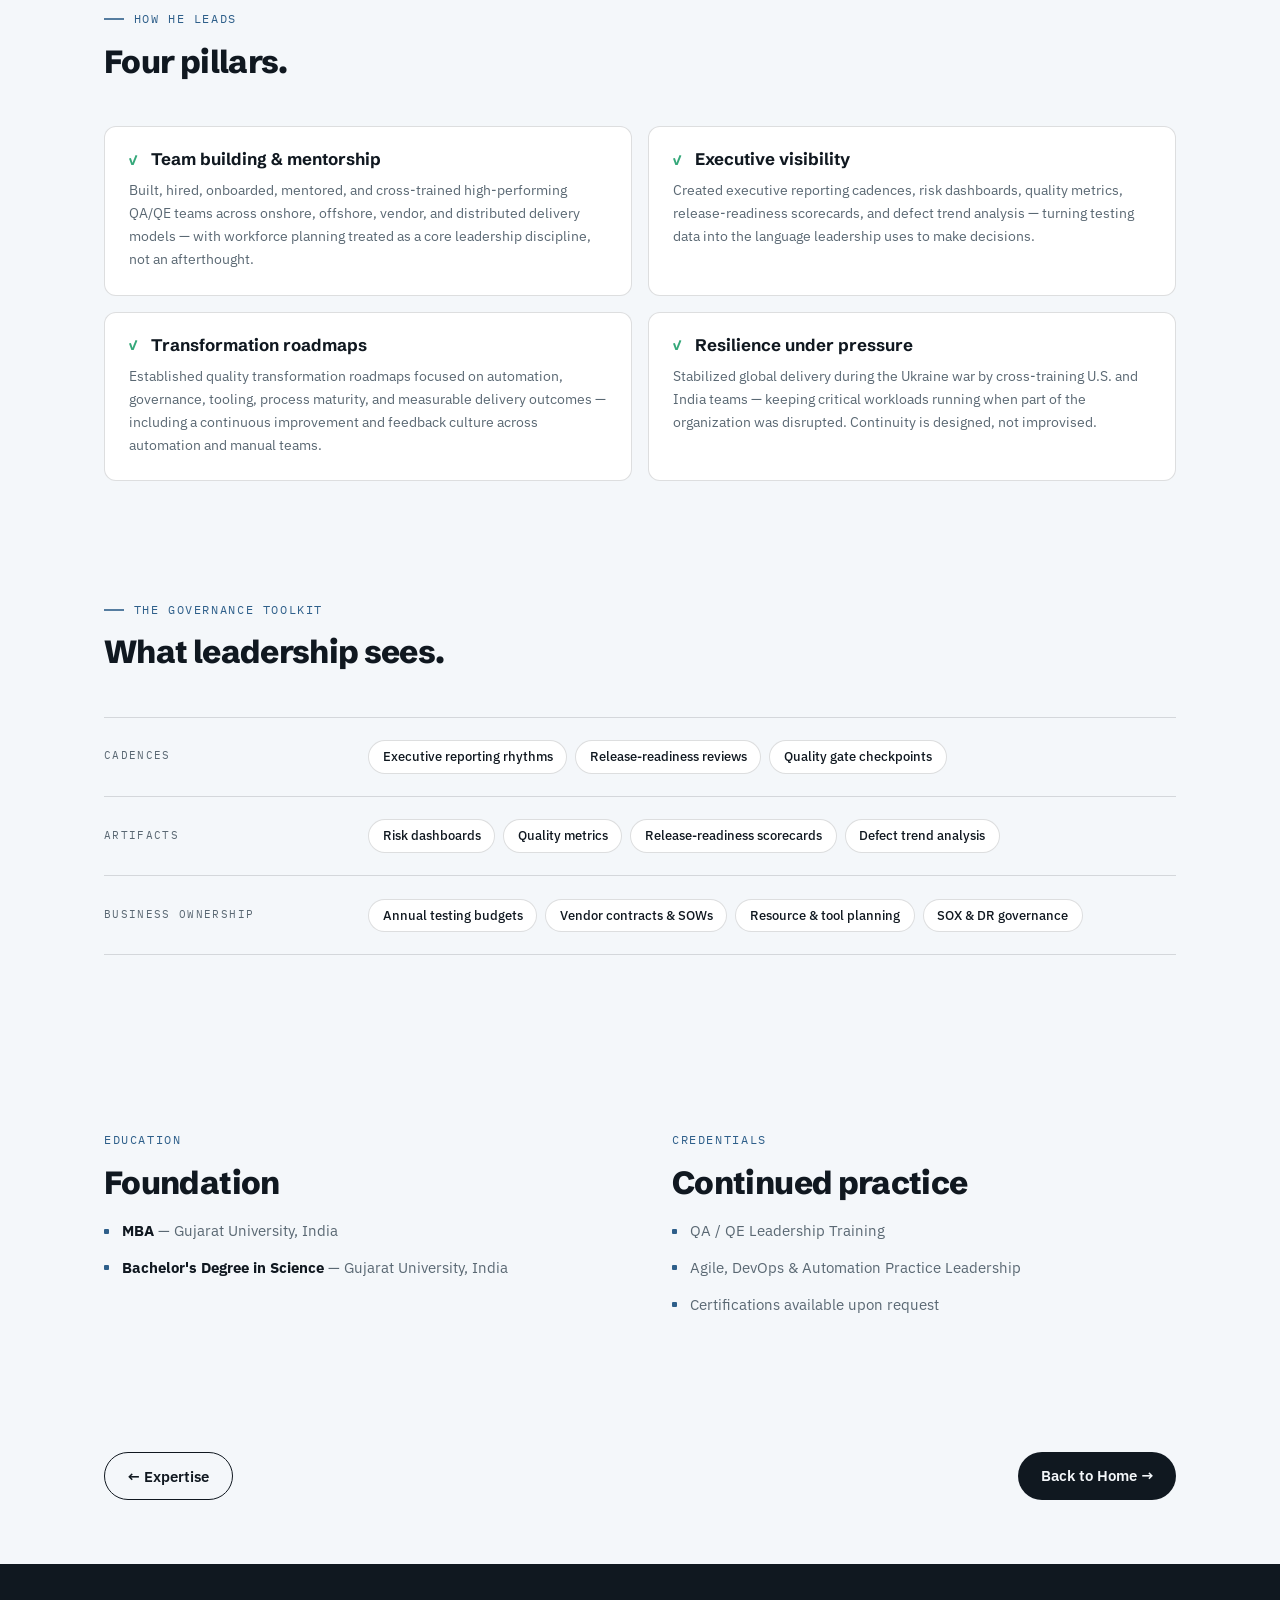
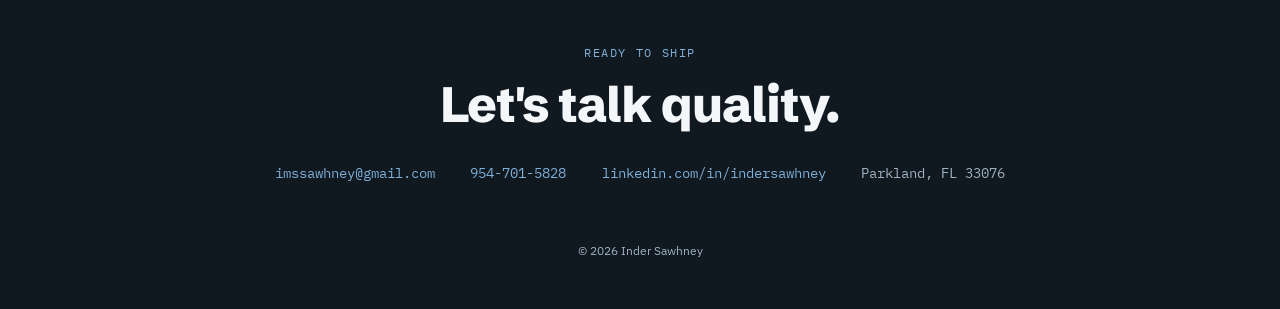
<file: leadership.html>
<!DOCTYPE html>
<html lang="en">
<head>
  <meta charset="UTF-8">
  <meta name="viewport" content="width=device-width, initial-scale=1.0">
  <title>Leadership — Inder Sawhney</title>
  <meta name="description" content="Leadership philosophy, global team building, governance artifacts, education, and credentials of Inder Sawhney.">
  <link rel="preconnect" href="https://fonts.googleapis.com">
  <link rel="preconnect" href="https://fonts.gstatic.com" crossorigin>
  <link href="https://fonts.googleapis.com/css2?family=Schibsted+Grotesk:wght@500;700;800&family=IBM+Plex+Sans:wght@400;500;600&family=IBM+Plex+Mono:wght@400;500&display=swap" rel="stylesheet">
  <link rel="stylesheet" href="style.css">
</head>
<body>

  <header class="nav">
    <a class="nav-mark" href="index.html">IS<span class="nav-dot"></span></a>
    <nav class="nav-links" aria-label="Pages">
      <a href="index.html">Home</a>
      <a href="experience.html">Experience</a>
      <a href="expertise.html">Expertise</a>
      <a href="leadership.html" class="active">Leadership</a>
      <a href="#contact" class="nav-cta">Contact</a>
    </nav>
  </header>

  <main>

    <section class="page-hero reveal">
      <p class="eyebrow">LEADERSHIP · TEAMS &amp; GOVERNANCE</p>
      <h1>Quality is a team<br>you build.</h1>
      <p class="page-intro">
        Tools change, platforms come and go — the constant across twenty years
        has been building people: hiring, mentoring, and cross-training
        high-performing QA/QE teams across continents, and giving leadership
        the visibility to make confident decisions.
      </p>
    </section>

    <!-- org scaling strip -->
    <section class="section section-tight">
      <div class="section-head reveal">
        <p class="eyebrow">ORGANIZATIONS LED</p>
        <h2 class="h2-small">Every role, a bigger team.</h2>
      </div>
      <div class="scale-strip reveal">
        <div class="scale-item">
          <p class="scale-value">40+</p>
          <p class="scale-org">Motorola</p>
          <p class="scale-note">Resources across multiple time zones — business users, offshore system test teams, SMEs</p>
        </div>
        <div class="scale-item">
          <p class="scale-value">20</p>
          <p class="scale-org">Southern Wine &amp; Spirits</p>
          <p class="scale-note">BA and QA department, including offshore teams</p>
        </div>
        <div class="scale-item">
          <p class="scale-value">70</p>
          <p class="scale-org">Office Depot · Senior Manager</p>
          <p class="scale-note">Onsite and offshore QA/QE organization owning a 6,000+ case suite</p>
        </div>
        <div class="scale-item">
          <p class="scale-value">80+</p>
          <p class="scale-org">Office Depot · Director</p>
          <p class="scale-note">Global organization across four business units and four countries</p>
        </div>
      </div>
    </section>

    <!-- global footprint -->
    <section class="section section-dark">
      <div class="section-head reveal">
        <p class="eyebrow eyebrow-light">GLOBAL FOOTPRINT</p>
        <h2 class="h2-small">Four countries, one standard.</h2>
        <p class="page-intro intro-light">
          Distributed delivery only works when every location runs the same
          playbook. Inder built and led QE teams across four countries and
          every delivery model — onshore, offshore, vendor, and hybrid.
        </p>
      </div>
      <div class="ai-grid reveal">
        <div class="ai-item"><p class="ai-label">UNITED STATES</p><p>Onshore leadership, architecture, and program delivery</p></div>
        <div class="ai-item"><p class="ai-label">MEXICO</p><p>Nearshore quality engineering delivery</p></div>
        <div class="ai-item"><p class="ai-label">INDIA</p><p>Offshore execution at scale — cross-trained for continuity</p></div>
        <div class="ai-item"><p class="ai-label">UKRAINE</p><p>Distributed engineering, stabilized through wartime disruption</p></div>
      </div>
      <div class="roles-band reveal">
        <p class="skill-label">ROLES MANAGED</p>
        <p class="skill-chips chips-dark"><span>Senior Managers</span><span>QA Architects</span><span>Test Leads</span><span>Performance Engineers</span><span>Automation Engineers</span><span>Functional QA Teams</span><span>Business Analysts</span></p>
      </div>
    </section>

    <!-- leadership pillars -->
    <section class="section">
      <div class="section-head reveal">
        <p class="eyebrow">HOW HE LEADS</p>
        <h2 class="h2-small">Four pillars.</h2>
      </div>
      <div class="gate-grid gate-grid-two">
        <article class="gate reveal">
          <h3>Team building &amp; mentorship</h3>
          <p>Built, hired, onboarded, mentored, and cross-trained high-performing QA/QE teams across onshore, offshore, vendor, and distributed delivery models — with workforce planning treated as a core leadership discipline, not an afterthought.</p>
        </article>
        <article class="gate reveal">
          <h3>Executive visibility</h3>
          <p>Created executive reporting cadences, risk dashboards, quality metrics, release-readiness scorecards, and defect trend analysis — turning testing data into the language leadership uses to make decisions.</p>
        </article>
        <article class="gate reveal">
          <h3>Transformation roadmaps</h3>
          <p>Established quality transformation roadmaps focused on automation, governance, tooling, process maturity, and measurable delivery outcomes — including a continuous improvement and feedback culture across automation and manual teams.</p>
        </article>
        <article class="gate reveal">
          <h3>Resilience under pressure</h3>
          <p>Stabilized global delivery during the Ukraine war by cross-training U.S. and India teams — keeping critical workloads running when part of the organization was disrupted. Continuity is designed, not improvised.</p>
        </article>
      </div>
    </section>

    <!-- governance artifacts -->
    <section class="section section-tight">
      <div class="section-head reveal">
        <p class="eyebrow">THE GOVERNANCE TOOLKIT</p>
        <h2 class="h2-small">What leadership sees.</h2>
      </div>
      <div class="skills reveal">
        <div class="skill-row">
          <p class="skill-label">CADENCES</p>
          <p class="skill-chips"><span>Executive reporting rhythms</span><span>Release-readiness reviews</span><span>Quality gate checkpoints</span></p>
        </div>
        <div class="skill-row">
          <p class="skill-label">ARTIFACTS</p>
          <p class="skill-chips"><span>Risk dashboards</span><span>Quality metrics</span><span>Release-readiness scorecards</span><span>Defect trend analysis</span></p>
        </div>
        <div class="skill-row">
          <p class="skill-label">BUSINESS OWNERSHIP</p>
          <p class="skill-chips"><span>Annual testing budgets</span><span>Vendor contracts &amp; SOWs</span><span>Resource &amp; tool planning</span><span>SOX &amp; DR governance</span></p>
        </div>
      </div>
    </section>

    <!-- education -->
    <section class="section section-split">
      <div class="split-col reveal">
        <p class="eyebrow">EDUCATION</p>
        <h2 class="h2-small">Foundation</h2>
        <ul class="plain-list">
          <li><strong>MBA</strong> — Gujarat University, India</li>
          <li><strong>Bachelor's Degree in Science</strong> — Gujarat University, India</li>
        </ul>
      </div>
      <div class="split-col reveal">
        <p class="eyebrow">CREDENTIALS</p>
        <h2 class="h2-small">Continued practice</h2>
        <ul class="plain-list">
          <li>QA / QE Leadership Training</li>
          <li>Agile, DevOps &amp; Automation Practice Leadership</li>
          <li>Certifications available upon request</li>
        </ul>
      </div>
    </section>

    <section class="section pager reveal">
      <a class="btn btn-ghost" href="expertise.html">← Expertise</a>
      <a class="btn btn-solid" href="index.html">Back to Home →</a>
    </section>

    <footer class="contact" id="contact">
      <div class="contact-inner reveal">
        <p class="eyebrow eyebrow-light">READY TO SHIP</p>
        <h2>Let's talk quality.</h2>
        <div class="contact-links">
          <a href="mailto:imssawhney@gmail.com">imssawhney@gmail.com</a>
          <a href="tel:+19547015828">954-701-5828</a>
          <a href="https://linkedin.com/in/indersawhney" target="_blank" rel="noopener">linkedin.com/in/indersawhney</a>
          <span>Parkland, FL 33076</span>
        </div>
        <p class="footnote">© <span id="year"></span> Inder Sawhney</p>
      </div>
    </footer>

  </main>

  <script src="script.js"></script>
</body>
</html>
</file>
<file: style.css>
/* ==========================================================
   Inder Sawhney — QA/QE & Product Delivery Leader
   Palette drawn from the headshot: charcoal pinstripe,
   ice-blue shirt & tie, with a single "pass" green reserved
   for status signals only.
   ========================================================== */

:root {
  --ink:        #101820;   /* charcoal, blue-cast */
  --slate:      #18242F;   /* dark panels */
  --slate-2:    #21313F;   /* raised dark surfaces */
  --paper:      #F4F7FA;   /* cool white */
  --card:       #FFFFFF;
  --steel:      #7FB0D8;   /* tie blue */
  --steel-deep: #2E5F8A;   /* links, accents on light */
  --pass:       #35A87A;   /* status green — signals only */
  --line:       rgba(16, 24, 32, 0.14);
  --line-light: rgba(244, 247, 250, 0.16);
  --muted:      #5A6873;
  --muted-light:#9FB1C0;

  --font-display: "Schibsted Grotesk", sans-serif;
  --font-body:    "IBM Plex Sans", sans-serif;
  --font-mono:    "IBM Plex Mono", monospace;

  --max: 1120px;
}

* { margin: 0; padding: 0; box-sizing: border-box; }

html { scroll-behavior: smooth; }

body {
  font-family: var(--font-body);
  color: var(--ink);
  background: var(--paper);
  line-height: 1.6;
  -webkit-font-smoothing: antialiased;
}

h1, h2, h3 { font-family: var(--font-display); line-height: 1.05; }

a { color: var(--steel-deep); text-decoration: none; }

/* ---------- shared bits ---------- */

.eyebrow {
  font-family: var(--font-mono);
  font-size: 0.72rem;
  letter-spacing: 0.14em;
  color: var(--steel-deep);
  margin-bottom: 1rem;
}
.eyebrow-light { color: var(--steel); }

.section {
  max-width: var(--max);
  margin: 0 auto;
  padding: 5.5rem 1.5rem;
}

.section-head { margin-bottom: 3rem; }

h2 {
  font-size: clamp(2rem, 4.5vw, 3.1rem);
  font-weight: 800;
  letter-spacing: -0.02em;
}
.h2-small { font-size: clamp(1.5rem, 3vw, 2rem); margin-bottom: 1.25rem; }

/* ---------- nav ---------- */

.nav {
  position: sticky;
  top: 0;
  z-index: 20;
  display: flex;
  justify-content: space-between;
  align-items: center;
  padding: 0.85rem 1.5rem;
  background: rgba(244, 247, 250, 0.88);
  backdrop-filter: blur(10px);
  border-bottom: 1px solid var(--line);
}

.nav-mark {
  font-family: var(--font-display);
  font-weight: 800;
  font-size: 1.15rem;
  color: var(--ink);
  display: inline-flex;
  align-items: baseline;
  gap: 3px;
}
.nav-dot {
  width: 7px; height: 7px;
  border-radius: 50%;
  background: var(--pass);
  display: inline-block;
}

.nav-links { display: flex; gap: 1.5rem; align-items: center; }
.nav-links a {
  font-size: 0.9rem;
  font-weight: 500;
  color: var(--ink);
}
.nav-links a:hover { color: var(--steel-deep); }
.nav-cta {
  border: 1px solid var(--ink);
  border-radius: 999px;
  padding: 0.3rem 0.95rem;
}
.nav-cta:hover { background: var(--ink); color: var(--paper) !important; }

/* ---------- hero ---------- */

.hero {
  max-width: var(--max);
  margin: 0 auto;
  padding: 4.5rem 1.5rem 3rem;
  display: grid;
  grid-template-columns: 1.35fr 1fr;
  gap: 3.5rem;
  align-items: center;
}

.hero h1 {
  font-size: clamp(3rem, 8vw, 5.4rem);
  font-weight: 800;
  letter-spacing: -0.03em;
  margin-bottom: 1.1rem;
}

.hero-title {
  font-family: var(--font-mono);
  font-size: 0.85rem;
  color: var(--steel-deep);
  margin-bottom: 1.4rem;
}

.hero-summary {
  color: var(--muted);
  max-width: 56ch;
  margin-bottom: 2rem;
}

.hero-actions { display: flex; gap: 0.85rem; flex-wrap: wrap; }

.btn {
  font-weight: 600;
  font-size: 0.92rem;
  padding: 0.7rem 1.4rem;
  border-radius: 999px;
  transition: transform 0.15s ease, background 0.15s ease, color 0.15s ease;
}
.btn:hover { transform: translateY(-2px); }
.btn-solid { background: var(--ink); color: var(--paper); }
.btn-solid:hover { background: var(--slate-2); }
.btn-ghost { border: 1px solid var(--ink); color: var(--ink); }
.btn-ghost:hover { background: var(--ink); color: var(--paper); }

.hero-photo {
  position: relative;
  justify-self: end;
  max-width: 360px;
  width: 100%;
}
.hero-photo img {
  width: 100%;
  height: auto;
  display: block;
  border-radius: 14px;
  box-shadow: 0 24px 60px -24px rgba(16, 24, 32, 0.45);
}
.photo-chip {
  position: absolute;
  left: 50%;
  bottom: -16px;
  transform: translateX(-50%);
  white-space: nowrap;
  background: var(--card);
  border: 1px solid var(--line);
  border-radius: 999px;
  padding: 0.4rem 0.95rem;
  font-family: var(--font-mono);
  font-size: 0.7rem;
  letter-spacing: 0.04em;
  display: inline-flex;
  align-items: center;
  gap: 0.5rem;
  box-shadow: 0 8px 24px -12px rgba(16, 24, 32, 0.35);
}
.status-dot {
  width: 8px; height: 8px;
  border-radius: 50%;
  background: var(--pass);
  animation: pulse 2.2s ease-in-out infinite;
}

@keyframes pulse {
  0%, 100% { box-shadow: 0 0 0 0 rgba(53, 168, 122, 0.45); }
  50%      { box-shadow: 0 0 0 6px rgba(53, 168, 122, 0); }
}

/* ---------- readiness dashboard ---------- */

.dash {
  max-width: var(--max);
  margin: 2.5rem auto 0;
  padding: 0 1.5rem;
  display: grid;
  grid-template-columns: repeat(3, 1fr);
  gap: 1rem;
}

.dash-tile {
  background: var(--card);
  border: 1px solid var(--line);
  border-radius: 12px;
  padding: 1.4rem 1.5rem;
  position: relative;
}
.dash-tile::before {
  content: "✓";
  position: absolute;
  top: 1.15rem;
  right: 1.25rem;
  font-family: var(--font-mono);
  font-size: 0.8rem;
  color: var(--pass);
  border: 1px solid var(--pass);
  border-radius: 50%;
  width: 20px; height: 20px;
  display: grid;
  place-items: center;
}
.dash-label {
  font-family: var(--font-mono);
  font-size: 0.68rem;
  letter-spacing: 0.12em;
  color: var(--muted);
}
.dash-value {
  font-family: var(--font-display);
  font-size: 2.6rem;
  font-weight: 800;
  letter-spacing: -0.02em;
  margin: 0.2rem 0 0.3rem;
}
.dash-note { font-size: 0.85rem; color: var(--muted); }

/* ---------- impact gates ---------- */

.gate-grid {
  display: grid;
  grid-template-columns: repeat(3, 1fr);
  gap: 1rem;
}

.gate {
  background: var(--card);
  border: 1px solid var(--line);
  border-radius: 12px;
  padding: 1.5rem;
  transition: transform 0.18s ease, box-shadow 0.18s ease;
}
.gate:hover {
  transform: translateY(-4px);
  box-shadow: 0 18px 40px -22px rgba(16, 24, 32, 0.35);
}
.gate h3 {
  font-size: 1.05rem;
  font-weight: 700;
  margin-bottom: 0.6rem;
  padding-left: 1.35rem;
  position: relative;
}
.gate h3::before {
  content: "✓";
  position: absolute;
  left: 0;
  top: 0.05rem;
  color: var(--pass);
  font-family: var(--font-mono);
  font-size: 0.9rem;
}
.gate p { font-size: 0.9rem; color: var(--muted); }

/* ---------- experience pipeline (signature) ---------- */

.section-dark {
  max-width: none;
  background: var(--ink);
  color: var(--paper);
}
.section-dark .section-head,
.pipeline {
  max-width: var(--max);
  margin-left: auto;
  margin-right: auto;
}
.section-dark { padding: 5.5rem 1.5rem; }

.pipeline { position: relative; }

.stage {
  display: grid;
  grid-template-columns: 40px 1fr;
  gap: 1.25rem;
  padding-bottom: 3rem;
}

.stage-rail {
  position: relative;
  display: flex;
  justify-content: center;
}
.stage-rail::before {
  content: "";
  position: absolute;
  top: 18px;
  bottom: -18px;
  width: 2px;
  background: var(--line-light);
}
.stage:last-child .stage-rail::before { display: none; }

.node {
  position: relative;
  z-index: 1;
  width: 14px; height: 14px;
  margin-top: 5px;
  border-radius: 50%;
  background: var(--ink);
  border: 2px solid var(--steel);
}
.node-active {
  background: var(--pass);
  border-color: var(--pass);
  animation: pulse 2.2s ease-in-out infinite;
}

.stage-meta {
  font-family: var(--font-mono);
  font-size: 0.72rem;
  letter-spacing: 0.12em;
  color: var(--muted-light);
  margin-bottom: 0.4rem;
}
.stage-live { color: var(--pass); }

.stage-body h3 {
  font-size: 1.35rem;
  font-weight: 700;
  color: var(--paper);
}
.stage-org {
  font-size: 0.95rem;
  color: var(--steel);
  margin: 0.2rem 0 0.9rem;
}
.stage-body ul {
  list-style: none;
  display: grid;
  gap: 0.55rem;
}
.stage-body li {
  font-size: 0.92rem;
  color: var(--muted-light);
  padding-left: 1.1rem;
  position: relative;
}
.stage-body li::before {
  content: "";
  position: absolute;
  left: 0;
  top: 0.62em;
  width: 5px; height: 5px;
  border-radius: 1px;
  background: var(--steel);
}

/* ---------- skills ---------- */

.skills {
  border-top: 1px solid var(--line);
}
.skill-row {
  display: grid;
  grid-template-columns: 240px 1fr;
  gap: 1.5rem;
  padding: 1.4rem 0;
  border-bottom: 1px solid var(--line);
  align-items: start;
}
.skill-label {
  font-family: var(--font-mono);
  font-size: 0.7rem;
  letter-spacing: 0.12em;
  color: var(--muted);
  padding-top: 0.45rem;
}
.skill-chips {
  display: flex;
  flex-wrap: wrap;
  gap: 0.5rem;
}
.skill-chips span {
  background: var(--card);
  border: 1px solid var(--line);
  border-radius: 999px;
  padding: 0.32rem 0.85rem;
  font-size: 0.83rem;
  font-weight: 500;
}

/* ---------- leadership / education split ---------- */

.section-split {
  display: grid;
  grid-template-columns: 1fr 1fr;
  gap: 4rem;
}
.plain-list {
  list-style: none;
  display: grid;
  gap: 0.8rem;
}
.plain-list li {
  font-size: 0.93rem;
  color: var(--muted);
  padding-left: 1.1rem;
  position: relative;
}
.plain-list li strong { color: var(--ink); }
.plain-list li::before {
  content: "";
  position: absolute;
  left: 0;
  top: 0.62em;
  width: 5px; height: 5px;
  border-radius: 1px;
  background: var(--steel-deep);
}

/* ---------- contact ---------- */

.contact {
  background: var(--ink);
  color: var(--paper);
  padding: 5rem 1.5rem 3rem;
  text-align: center;
}
.contact h2 { margin-bottom: 2rem; }
.contact-links {
  display: flex;
  justify-content: center;
  flex-wrap: wrap;
  gap: 0.8rem 2.2rem;
  font-family: var(--font-mono);
  font-size: 0.85rem;
}
.contact-links a { color: var(--steel); }
.contact-links a:hover { color: var(--paper); }
.contact-links span { color: var(--muted-light); }
.footnote {
  margin-top: 3.5rem;
  font-size: 0.78rem;
  color: var(--muted-light);
}

/* ---------- reveal animation ---------- */

.reveal {
  opacity: 0;
  transform: translateY(18px);
  transition: opacity 0.6s ease, transform 0.6s ease;
}
.reveal.visible { opacity: 1; transform: none; }

@media (prefers-reduced-motion: reduce) {
  html { scroll-behavior: auto; }
  .reveal { opacity: 1; transform: none; transition: none; }
  .status-dot, .node-active { animation: none; }
  .btn:hover, .gate:hover { transform: none; }
}

/* ---------- responsive ---------- */

@media (max-width: 900px) {
  .hero { grid-template-columns: 1fr; gap: 2.5rem; }
  .hero-photo { justify-self: start; max-width: 300px; }
  .dash { grid-template-columns: 1fr; }
  .gate-grid { grid-template-columns: 1fr 1fr; }
  .section-split { grid-template-columns: 1fr; gap: 3rem; }
  .skill-row { grid-template-columns: 1fr; gap: 0.5rem; }
  .skill-label { padding-top: 0; }
}

@media (max-width: 600px) {
  .nav-links { gap: 0.9rem; }
  .nav-links a:not(.nav-cta) { display: none; }
  .gate-grid { grid-template-columns: 1fr; }
  .photo-chip { font-size: 0.62rem; }
}

/* visible keyboard focus */
a:focus-visible, .btn:focus-visible {
  outline: 2px solid var(--steel-deep);
  outline-offset: 3px;
  border-radius: 6px;
}

/* ==========================================================
   Multi-page additions
   ========================================================== */

/* active nav link */
.nav-links a.active {
  color: var(--steel-deep);
  font-weight: 600;
}

/* sub-page hero */
.page-hero {
  max-width: var(--max);
  margin: 0 auto;
  padding: 4.5rem 1.5rem 3.5rem;
}
.page-hero h1 {
  font-size: clamp(2.4rem, 6vw, 4.2rem);
  font-weight: 800;
  letter-spacing: -0.03em;
  margin-bottom: 1.2rem;
}
.page-intro {
  color: var(--muted);
  max-width: 62ch;
  font-size: 1.02rem;
}

/* explore cards on home */
.explore-grid {
  display: grid;
  grid-template-columns: repeat(3, 1fr);
  gap: 1rem;
}
.explore-card {
  display: block;
  background: var(--card);
  border: 1px solid var(--line);
  border-radius: 12px;
  padding: 1.7rem 1.6rem 1.5rem;
  color: var(--ink);
  transition: transform 0.18s ease, box-shadow 0.18s ease, border-color 0.18s ease;
}
.explore-card:hover {
  transform: translateY(-5px);
  box-shadow: 0 20px 44px -22px rgba(16, 24, 32, 0.4);
  border-color: var(--steel-deep);
}
.explore-num {
  font-family: var(--font-mono);
  font-size: 0.72rem;
  letter-spacing: 0.14em;
  color: var(--steel-deep);
  margin-bottom: 1.6rem;
}
.explore-card h3 {
  font-size: 1.3rem;
  font-weight: 800;
  margin-bottom: 0.55rem;
}
.explore-card p:not(.explore-num) {
  font-size: 0.9rem;
  color: var(--muted);
  margin-bottom: 1.4rem;
}
.explore-go {
  font-family: var(--font-mono);
  font-size: 0.75rem;
  letter-spacing: 0.06em;
  color: var(--steel-deep);
}
.explore-card:hover .explore-go { text-decoration: underline; }

/* section spacing helpers for sub-pages */
.section-tight { padding-top: 1.5rem; }
.section-flush { padding-top: 3.5rem; }

/* wide gate card + two-column gate grid */
.gate-wide { grid-column: 1 / -1; }
.gate-grid-two { grid-template-columns: 1fr 1fr; }

/* prev/next pager */
.pager {
  display: flex;
  justify-content: space-between;
  gap: 1rem;
  padding-top: 3rem;
  padding-bottom: 4rem;
}

@media (max-width: 900px) {
  .explore-grid { grid-template-columns: 1fr; }
  .gate-grid-two { grid-template-columns: 1fr; }
}
@media (max-width: 600px) {
  .pager { flex-direction: column; align-items: stretch; text-align: center; }
}
@media (prefers-reduced-motion: reduce) {
  .explore-card:hover { transform: none; }
}

/* ==========================================================
   v3 additions — richer sub-pages
   ========================================================== */

/* (glance strip redesigned — see v4 block at end of file) */

/* role one-line summaries in the pipeline */
.stage-summary {
  font-size: 0.95rem;
  color: var(--paper);
  opacity: 0.85;
  margin-bottom: 0.95rem;
  max-width: 68ch;
}

/* program spotlight variant of gate cards */
.gate-plain h3 { padding-left: 0; }
.gate-plain h3::before { display: none; }
.gate-tag {
  font-family: var(--font-mono);
  font-size: 0.64rem;
  letter-spacing: 0.14em;
  color: var(--steel-deep);
  margin-bottom: 0.7rem;
}

/* operating method grid */
.method-grid {
  display: grid;
  grid-template-columns: 1fr 1fr;
  gap: 1rem;
}
.method {
  background: var(--card);
  border: 1px solid var(--line);
  border-left: 3px solid var(--steel-deep);
  border-radius: 12px;
  padding: 1.5rem 1.6rem;
}
.method-step {
  font-family: var(--font-mono);
  font-size: 0.64rem;
  letter-spacing: 0.14em;
  color: var(--steel-deep);
  margin-bottom: 0.6rem;
}
.method h3 { font-size: 1.1rem; font-weight: 700; margin-bottom: 0.5rem; }
.method p:last-child { font-size: 0.9rem; color: var(--muted); }

/* AI-QE / footprint grid on dark sections */
.intro-light { color: var(--muted-light); }
.ai-grid {
  display: grid;
  grid-template-columns: repeat(4, 1fr);
  gap: 1rem;
}
.ai-item {
  background: var(--slate-2);
  border: 1px solid var(--line-light);
  border-radius: 10px;
  padding: 1.1rem 1.2rem;
}
.ai-label {
  font-family: var(--font-mono);
  font-size: 0.64rem;
  letter-spacing: 0.12em;
  color: var(--steel);
  margin-bottom: 0.45rem;
}
.ai-item p:last-child {
  font-size: 0.84rem;
  color: var(--muted-light);
}

/* roles band under footprint */
.roles-band { margin-top: 2rem; }
.roles-band .skill-label { color: var(--muted-light); margin-bottom: 0.7rem; }
.chips-dark span {
  background: transparent;
  border-color: var(--line-light);
  color: var(--paper);
}

/* org scaling strip */
.scale-strip {
  display: grid;
  grid-template-columns: repeat(4, 1fr);
  gap: 1rem;
}
.scale-item {
  background: var(--card);
  border: 1px solid var(--line);
  border-radius: 12px;
  padding: 1.4rem 1.5rem;
  position: relative;
}
.scale-item:not(:last-child)::after {
  content: "→";
  position: absolute;
  right: -0.85rem;
  top: 50%;
  transform: translateY(-50%);
  color: var(--steel-deep);
  font-size: 1rem;
  z-index: 1;
}
.scale-value {
  font-family: var(--font-display);
  font-size: 2.2rem;
  font-weight: 800;
  letter-spacing: -0.02em;
}
.scale-org {
  font-family: var(--font-mono);
  font-size: 0.66rem;
  letter-spacing: 0.1em;
  color: var(--steel-deep);
  margin: 0.15rem 0 0.5rem;
  text-transform: uppercase;
}
.scale-note { font-size: 0.83rem; color: var(--muted); }

/* skill row with description under the label */
.skill-desc {
  font-size: 0.8rem;
  color: var(--muted);
  margin-top: 0.35rem;
  max-width: 24ch;
}

/* responsive for v3 */
@media (max-width: 900px) {
  .method-grid { grid-template-columns: 1fr; }
  .ai-grid { grid-template-columns: 1fr 1fr; }
  .scale-strip { grid-template-columns: 1fr 1fr; }
  .scale-item:nth-child(2)::after { display: none; }
}
@media (max-width: 600px) {
  .ai-grid { grid-template-columns: 1fr; }
  .scale-strip { grid-template-columns: 1fr; }
  .scale-item:not(:last-child)::after {
    right: 50%;
    top: auto;
    bottom: -1.15rem;
    transform: translateX(50%) rotate(90deg);
  }
}

/* ==========================================================
   v4 additions — design flair
   ========================================================== */

/* build-style scroll progress bar */
.progress-bar {
  position: fixed;
  top: 0;
  left: 0;
  height: 3px;
  width: 0%;
  background: linear-gradient(90deg, var(--steel-deep), var(--steel) 60%, var(--pass));
  z-index: 50;
  pointer-events: none;
}

/* faint blueprint grid behind heroes */
.hero,
.page-hero {
  position: relative;
}
.hero::before,
.page-hero::before {
  content: "";
  position: absolute;
  inset: 0;
  background-image:
    linear-gradient(rgba(46, 95, 138, 0.05) 1px, transparent 1px),
    linear-gradient(90deg, rgba(46, 95, 138, 0.05) 1px, transparent 1px);
  background-size: 36px 36px;
  -webkit-mask-image: linear-gradient(to bottom, black 0%, transparent 92%);
  mask-image: linear-gradient(to bottom, black 0%, transparent 92%);
  pointer-events: none;
}
.hero > *,
.page-hero > * { position: relative; }

/* section eyebrow tick mark */
.section-head .eyebrow {
  display: inline-flex;
  align-items: center;
  gap: 0.6rem;
}
.section-head .eyebrow::before {
  content: "";
  width: 20px;
  height: 2px;
  background: currentColor;
  opacity: 0.8;
}

/* nav link hover underline */
.nav-links a:not(.nav-cta) {
  position: relative;
}
.nav-links a:not(.nav-cta)::after {
  content: "";
  position: absolute;
  left: 0;
  bottom: -4px;
  width: 100%;
  height: 2px;
  background: var(--steel-deep);
  transform: scaleX(0);
  transform-origin: left;
  transition: transform 0.2s ease;
}
.nav-links a:not(.nav-cta):hover::after,
.nav-links a.active::after { transform: scaleX(1); }

/* gate & explore card top accent sweep on hover */
.gate,
.explore-card { position: relative; overflow: hidden; }
.gate::after,
.explore-card::after {
  content: "";
  position: absolute;
  top: 0;
  left: 0;
  width: 100%;
  height: 3px;
  background: linear-gradient(90deg, var(--steel-deep), var(--steel));
  transform: scaleX(0);
  transform-origin: left;
  transition: transform 0.25s ease;
}
.gate:hover::after,
.explore-card:hover::after { transform: scaleX(1); }

/* headshot frame accent */
.hero-photo::before {
  content: "";
  position: absolute;
  inset: -10px -10px auto auto;
  width: 64%;
  height: 64%;
  border: 2px solid var(--steel);
  border-left: none;
  border-bottom: none;
  border-radius: 0 18px 0 0;
  opacity: 0.7;
}

/* ---- career run stat band (redesigned glance) ---- */
.glance-wrap {
  max-width: var(--max);
  margin: 0 auto;
  padding: 0 1.5rem 3.5rem;
}
.glance {
  background: var(--ink);
  border-radius: 16px;
  padding: 1.6rem 1.8rem 1.9rem;
  color: var(--paper);
  box-shadow: 0 24px 50px -30px rgba(16, 24, 32, 0.55);
}
.glance-title {
  font-family: var(--font-mono);
  font-size: 0.68rem;
  letter-spacing: 0.14em;
  color: var(--muted-light);
  display: inline-flex;
  align-items: center;
  gap: 0.55rem;
  margin-bottom: 1.5rem;
}
.glance-track {
  display: grid;
  grid-template-columns: repeat(5, 1fr);
  position: relative;
}
.glance-track::before {
  content: "";
  position: absolute;
  top: 6px;
  left: 7px;
  right: 7px;
  height: 2px;
  background: var(--line-light);
}
.glance-item { position: relative; padding: 1.3rem 1rem 0 0; }
.glance-node {
  position: absolute;
  top: 0;
  left: 0;
  width: 14px;
  height: 14px;
  border-radius: 50%;
  background: var(--ink);
  border: 2px solid var(--steel);
  box-sizing: border-box;
}
.glance-item:last-child .glance-node {
  background: var(--pass);
  border-color: var(--pass);
  animation: pulse 2.2s ease-in-out infinite;
}
.glance-value {
  font-family: var(--font-display);
  font-size: clamp(1.7rem, 3vw, 2.3rem);
  font-weight: 800;
  letter-spacing: -0.02em;
  color: var(--paper);
  font-variant-numeric: tabular-nums;
}
.glance-label {
  font-family: var(--font-mono);
  font-size: 0.62rem;
  letter-spacing: 0.12em;
  color: var(--muted-light);
  margin-top: 0.25rem;
}

/* keep dashboard numbers steady while counting */
.dash-value { font-variant-numeric: tabular-nums; }

@media (max-width: 900px) {
  .glance-track { grid-template-columns: repeat(2, 1fr); row-gap: 1.4rem; }
  .glance-track::before { display: none; }
  .glance-item { padding-top: 1.2rem; }
}
@media (max-width: 600px) {
  .glance { padding: 1.3rem 1.3rem 1.5rem; }
}
@media (prefers-reduced-motion: reduce) {
  .gate::after, .explore-card::after,
  .nav-links a:not(.nav-cta)::after { transition: none; }
  .glance-item:last-child .glance-node { animation: none; }
}
</file>
